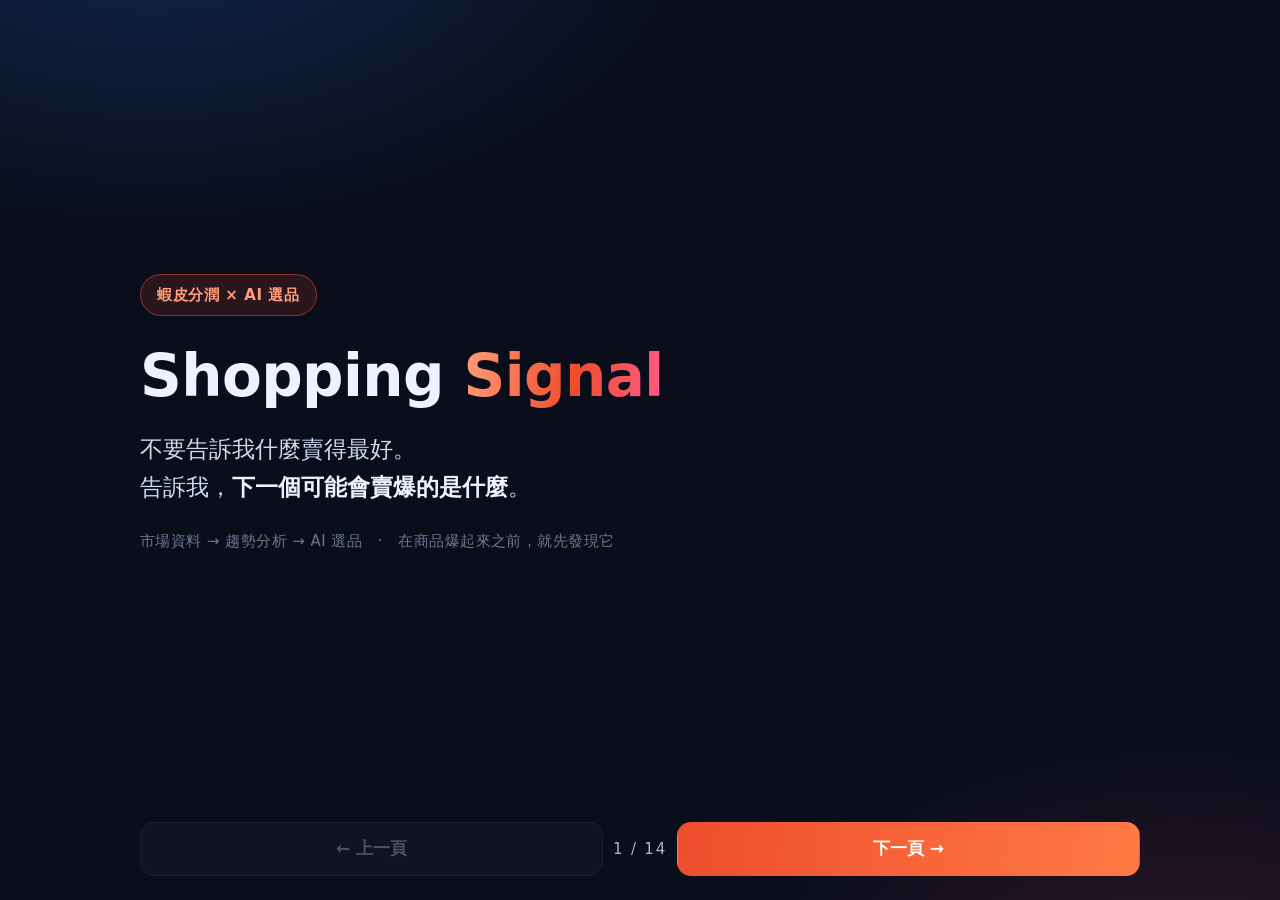
<file: index.html>
<!DOCTYPE html>
<html lang="zh-Hant">
<head>
<meta charset="UTF-8">
<meta name="viewport" content="width=device-width, initial-scale=1">
<meta name="theme-color" content="#0a0e1b">
<title>Shopping Signal — 首頁 — Shopping Signal</title>
<meta name="description" content="Shopping Signal — 用市場訊號找出下一個可能會賣爆的商品。">
<link rel="icon" href="data:image/svg+xml,%3Csvg xmlns='http://www.w3.org/2000/svg' viewBox='0 0 64 64'%3E%3Crect width='64' height='64' rx='14' fill='%230a0e1b'/%3E%3Cpath d='M12 42 L26 30 L38 36 L52 18' fill='none' stroke='%23ee4d2d' stroke-width='7' stroke-linecap='round' stroke-linejoin='round'/%3E%3C/svg%3E">
<link rel="stylesheet" href="style.css">
</head>
<body>
  <main class="wrap">
<span class="badge" style="margin-bottom:6px">蝦皮分潤 × AI 選品</span>
  <h1>Shopping <span class="grad">Signal</span></h1>
  <p class="lead">不要告訴我什麼賣得最好。<br>告訴我，<b>下一個可能會賣爆的是什麼</b>。</p>
  <p class="small">市場資料 → 趨勢分析 → AI 選品　·　在商品爆起來之前，就先發現它</p>
  </main>

  <nav class="nav">
    <span class="btn prev off">← 上一頁</span>
    <span class="pageno">1 / 14</span>
    <a class="btn next" href="index1.html">下一頁 →</a>
  </nav>

  <script>
  /* 只是加分功能：左右方向鍵與左右滑動也能翻頁；沒有 JS 也能用按鈕翻 */
  (function(){
    try{
      var prev = null, next = 'index1.html';
      document.addEventListener('keydown', function(e){
        if ((e.key === 'ArrowRight' || e.key === ' ' || e.key === 'PageDown') && next) location.href = next;
        if ((e.key === 'ArrowLeft' || e.key === 'PageUp') && prev) location.href = prev;
      });
      var x0 = null;
      document.addEventListener('touchstart', function(e){ x0 = e.touches[0].clientX; }, {passive:true});
      document.addEventListener('touchend', function(e){
        if (x0 === null) return;
        var dx = e.changedTouches[0].clientX - x0; x0 = null;
        if (Math.abs(dx) < 60) return;
        if (dx < 0 && next) location.href = next;
        if (dx > 0 && prev) location.href = prev;
      }, {passive:true});
    }catch(_){}
  })();
  </script>
</body>
</html>
</file>
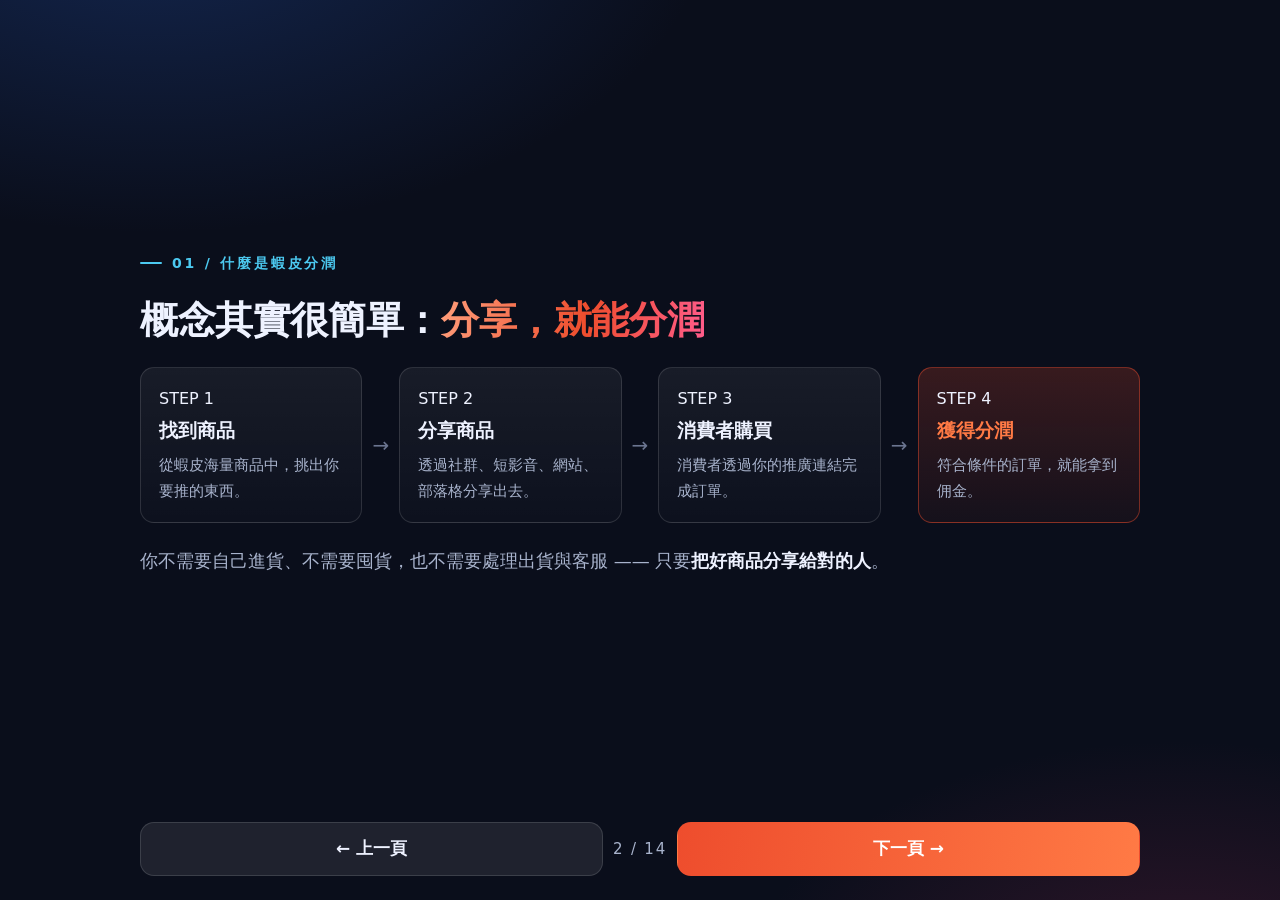
<file: index1.html>
<!DOCTYPE html>
<html lang="zh-Hant">
<head>
<meta charset="UTF-8">
<meta name="viewport" content="width=device-width, initial-scale=1">
<meta name="theme-color" content="#0a0e1b">
<title>什麼是蝦皮分潤 — Shopping Signal</title>
<meta name="description" content="Shopping Signal — 用市場訊號找出下一個可能會賣爆的商品。">
<link rel="icon" href="data:image/svg+xml,%3Csvg xmlns='http://www.w3.org/2000/svg' viewBox='0 0 64 64'%3E%3Crect width='64' height='64' rx='14' fill='%230a0e1b'/%3E%3Cpath d='M12 42 L26 30 L38 36 L52 18' fill='none' stroke='%23ee4d2d' stroke-width='7' stroke-linecap='round' stroke-linejoin='round'/%3E%3C/svg%3E">
<link rel="stylesheet" href="style.css">
</head>
<body>
  <main class="wrap">
<div class="kicker">01 / 什麼是蝦皮分潤</div>
  <h2>概念其實很簡單：<span class="grad">分享，就能分潤</span></h2>
  <div class="steps">
    <div class="step"><div class="num">STEP 1</div><b>找到商品</b><p>從蝦皮海量商品中，挑出你要推的東西。</p></div>
    <div class="arw">→</div>
    <div class="step"><div class="num">STEP 2</div><b>分享商品</b><p>透過社群、短影音、網站、部落格分享出去。</p></div>
    <div class="arw">→</div>
    <div class="step"><div class="num">STEP 3</div><b>消費者購買</b><p>消費者透過你的推廣連結完成訂單。</p></div>
    <div class="arw">→</div>
    <div class="step pay"><div class="num">STEP 4</div><b class="o">獲得分潤</b><p>符合條件的訂單，就能拿到佣金。</p></div>
  </div>
  <p>你不需要自己進貨、不需要囤貨，也不需要處理出貨與客服 —— 只要<b>把好商品分享給對的人</b>。</p>
  </main>

  <nav class="nav">
    <a class="btn prev" href="index.html">← 上一頁</a>
    <span class="pageno">2 / 14</span>
    <a class="btn next" href="index2.html">下一頁 →</a>
  </nav>

  <script>
  /* 只是加分功能：左右方向鍵與左右滑動也能翻頁；沒有 JS 也能用按鈕翻 */
  (function(){
    try{
      var prev = 'index.html', next = 'index2.html';
      document.addEventListener('keydown', function(e){
        if ((e.key === 'ArrowRight' || e.key === ' ' || e.key === 'PageDown') && next) location.href = next;
        if ((e.key === 'ArrowLeft' || e.key === 'PageUp') && prev) location.href = prev;
      });
      var x0 = null;
      document.addEventListener('touchstart', function(e){ x0 = e.touches[0].clientX; }, {passive:true});
      document.addEventListener('touchend', function(e){
        if (x0 === null) return;
        var dx = e.changedTouches[0].clientX - x0; x0 = null;
        if (Math.abs(dx) < 60) return;
        if (dx < 0 && next) location.href = next;
        if (dx > 0 && prev) location.href = prev;
      }, {passive:true});
    }catch(_){}
  })();
  </script>
</body>
</html>
</file>
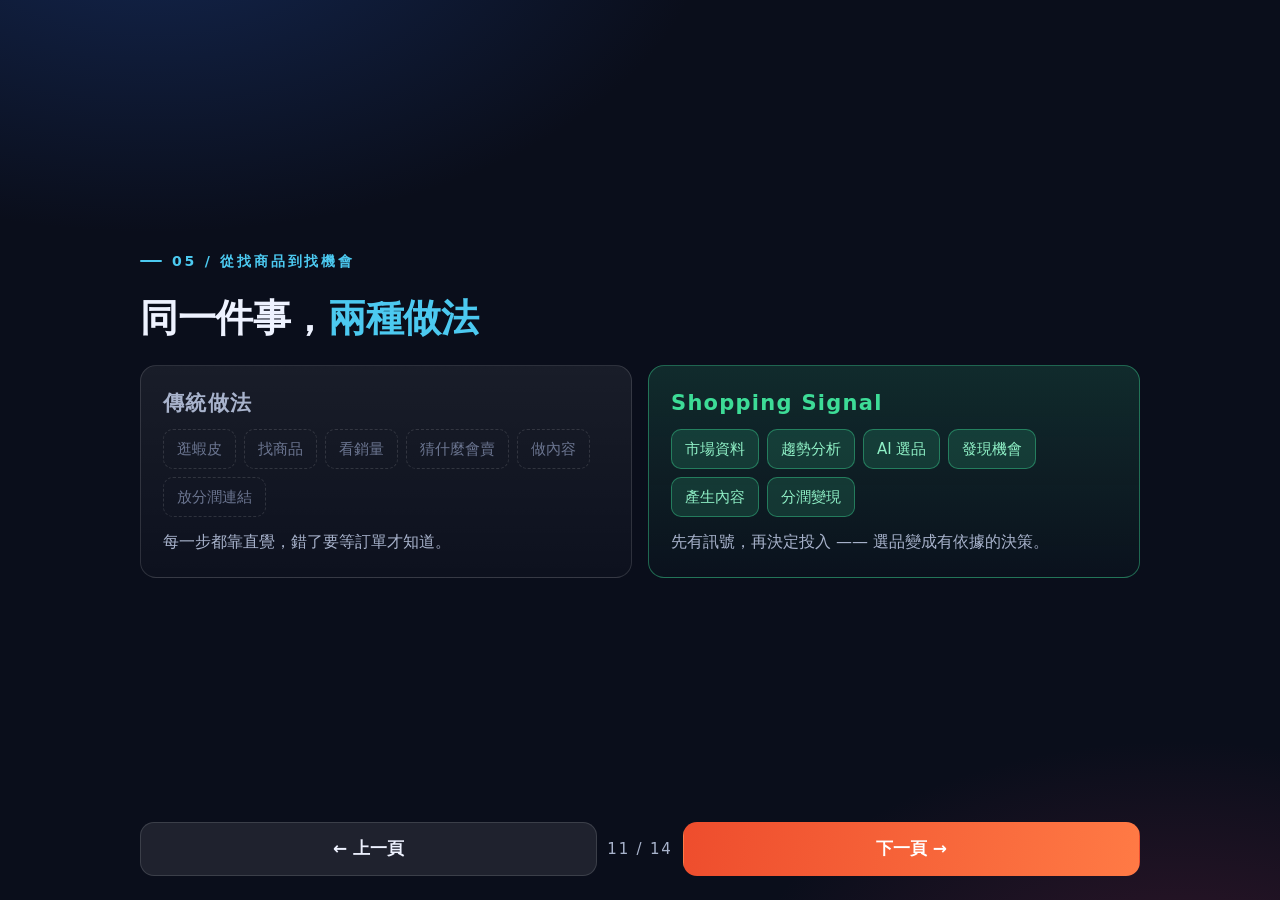
<file: index10.html>
<!DOCTYPE html>
<html lang="zh-Hant">
<head>
<meta charset="UTF-8">
<meta name="viewport" content="width=device-width, initial-scale=1">
<meta name="theme-color" content="#0a0e1b">
<title>兩種做法 — Shopping Signal</title>
<meta name="description" content="Shopping Signal — 用市場訊號找出下一個可能會賣爆的商品。">
<link rel="icon" href="data:image/svg+xml,%3Csvg xmlns='http://www.w3.org/2000/svg' viewBox='0 0 64 64'%3E%3Crect width='64' height='64' rx='14' fill='%230a0e1b'/%3E%3Cpath d='M12 42 L26 30 L38 36 L52 18' fill='none' stroke='%23ee4d2d' stroke-width='7' stroke-linecap='round' stroke-linejoin='round'/%3E%3C/svg%3E">
<link rel="stylesheet" href="style.css">
</head>
<body>
  <main class="wrap">
<div class="kicker">05 / 從找商品到找機會</div>
  <h2>同一件事，<span class="c">兩種做法</span></h2>
  <div class="grid g2">
    <div class="box">
      <h3 style="color:var(--tx2);letter-spacing:.06em">傳統做法</h3>
      <div class="chips" style="margin:10px 0 12px">
        <span class="chip dim">逛蝦皮</span><span class="chip dim">找商品</span><span class="chip dim">看銷量</span>
        <span class="chip dim">猜什麼會賣</span><span class="chip dim">做內容</span><span class="chip dim">放分潤連結</span>
      </div>
      <p>每一步都靠直覺，錯了要等訂單才知道。</p>
    </div>
    <div class="box win">
      <h3 style="color:var(--green);letter-spacing:.06em">Shopping Signal</h3>
      <div class="chips" style="margin:10px 0 12px">
        <span class="chip ok">市場資料</span><span class="chip ok">趨勢分析</span><span class="chip ok">AI 選品</span>
        <span class="chip ok">發現機會</span><span class="chip ok">產生內容</span><span class="chip ok">分潤變現</span>
      </div>
      <p>先有訊號，再決定投入 —— 選品變成有依據的決策。</p>
    </div>
  </div>
  </main>

  <nav class="nav">
    <a class="btn prev" href="index9.html">← 上一頁</a>
    <span class="pageno">11 / 14</span>
    <a class="btn next" href="index11.html">下一頁 →</a>
  </nav>

  <script>
  /* 只是加分功能：左右方向鍵與左右滑動也能翻頁；沒有 JS 也能用按鈕翻 */
  (function(){
    try{
      var prev = 'index9.html', next = 'index11.html';
      document.addEventListener('keydown', function(e){
        if ((e.key === 'ArrowRight' || e.key === ' ' || e.key === 'PageDown') && next) location.href = next;
        if ((e.key === 'ArrowLeft' || e.key === 'PageUp') && prev) location.href = prev;
      });
      var x0 = null;
      document.addEventListener('touchstart', function(e){ x0 = e.touches[0].clientX; }, {passive:true});
      document.addEventListener('touchend', function(e){
        if (x0 === null) return;
        var dx = e.changedTouches[0].clientX - x0; x0 = null;
        if (Math.abs(dx) < 60) return;
        if (dx < 0 && next) location.href = next;
        if (dx > 0 && prev) location.href = prev;
      }, {passive:true});
    }catch(_){}
  })();
  </script>
</body>
</html>
</file>
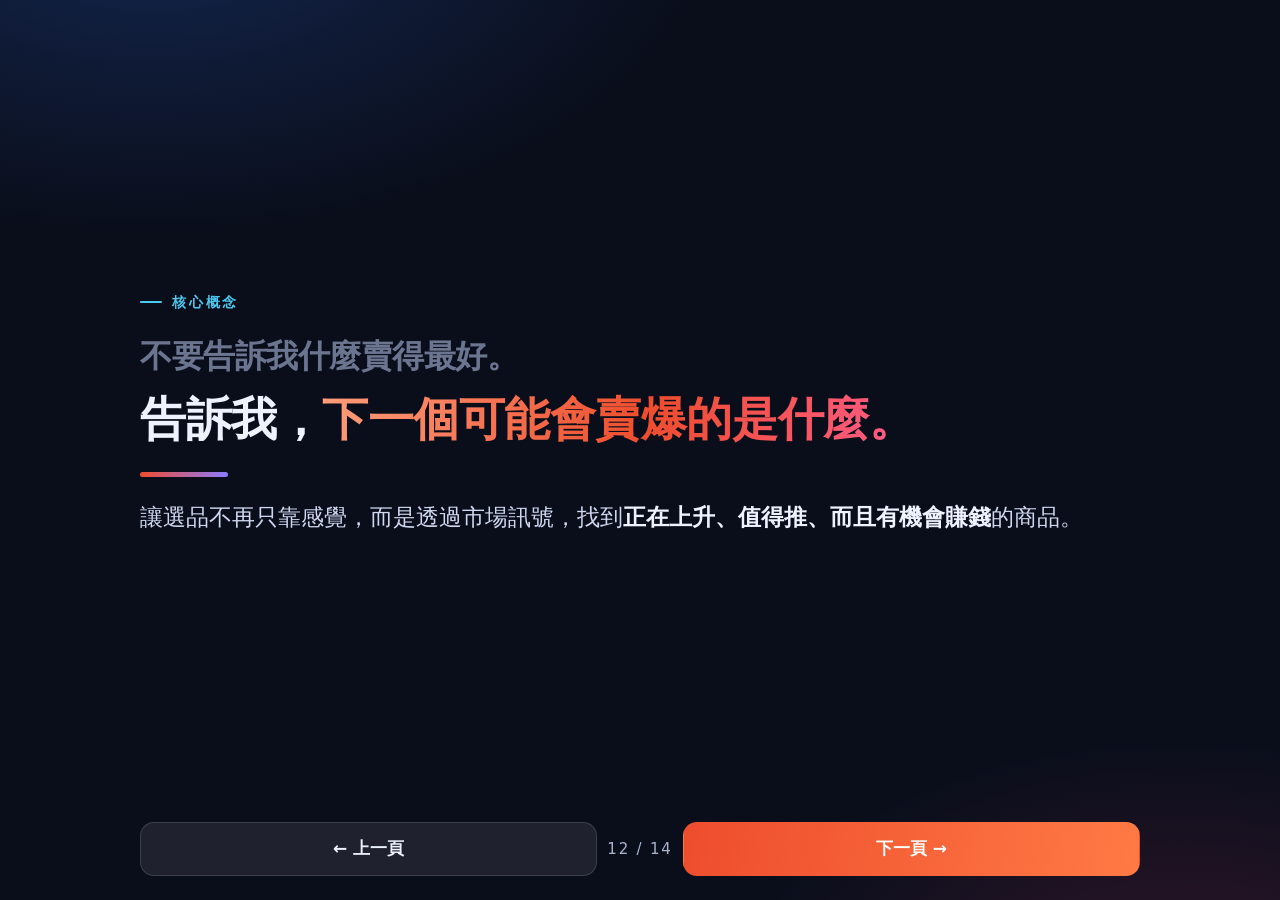
<file: index11.html>
<!DOCTYPE html>
<html lang="zh-Hant">
<head>
<meta charset="UTF-8">
<meta name="viewport" content="width=device-width, initial-scale=1">
<meta name="theme-color" content="#0a0e1b">
<title>核心概念 — Shopping Signal</title>
<meta name="description" content="Shopping Signal — 用市場訊號找出下一個可能會賣爆的商品。">
<link rel="icon" href="data:image/svg+xml,%3Csvg xmlns='http://www.w3.org/2000/svg' viewBox='0 0 64 64'%3E%3Crect width='64' height='64' rx='14' fill='%230a0e1b'/%3E%3Cpath d='M12 42 L26 30 L38 36 L52 18' fill='none' stroke='%23ee4d2d' stroke-width='7' stroke-linecap='round' stroke-linejoin='round'/%3E%3C/svg%3E">
<link rel="stylesheet" href="style.css">
</head>
<body>
  <main class="wrap">
<div class="kicker">核心概念</div>
  <h1 style="font-size:clamp(26px,6.6vw,46px);line-height:1.35">
    <span style="color:var(--tx3);font-weight:600;display:block;font-size:clamp(20px,5vw,32px);margin-bottom:10px">不要告訴我什麼賣得最好。</span>
    告訴我，<span class="grad">下一個可能會賣爆的是什麼。</span>
  </h1>
  <hr class="rule">
  <p class="lead">讓選品不再只靠感覺，而是透過市場訊號，找到<b>正在上升、值得推、而且有機會賺錢</b>的商品。</p>
  </main>

  <nav class="nav">
    <a class="btn prev" href="index10.html">← 上一頁</a>
    <span class="pageno">12 / 14</span>
    <a class="btn next" href="index12.html">下一頁 →</a>
  </nav>

  <script>
  /* 只是加分功能：左右方向鍵與左右滑動也能翻頁；沒有 JS 也能用按鈕翻 */
  (function(){
    try{
      var prev = 'index10.html', next = 'index12.html';
      document.addEventListener('keydown', function(e){
        if ((e.key === 'ArrowRight' || e.key === ' ' || e.key === 'PageDown') && next) location.href = next;
        if ((e.key === 'ArrowLeft' || e.key === 'PageUp') && prev) location.href = prev;
      });
      var x0 = null;
      document.addEventListener('touchstart', function(e){ x0 = e.touches[0].clientX; }, {passive:true});
      document.addEventListener('touchend', function(e){
        if (x0 === null) return;
        var dx = e.changedTouches[0].clientX - x0; x0 = null;
        if (Math.abs(dx) < 60) return;
        if (dx < 0 && next) location.href = next;
        if (dx > 0 && prev) location.href = prev;
      }, {passive:true});
    }catch(_){}
  })();
  </script>
</body>
</html>
</file>
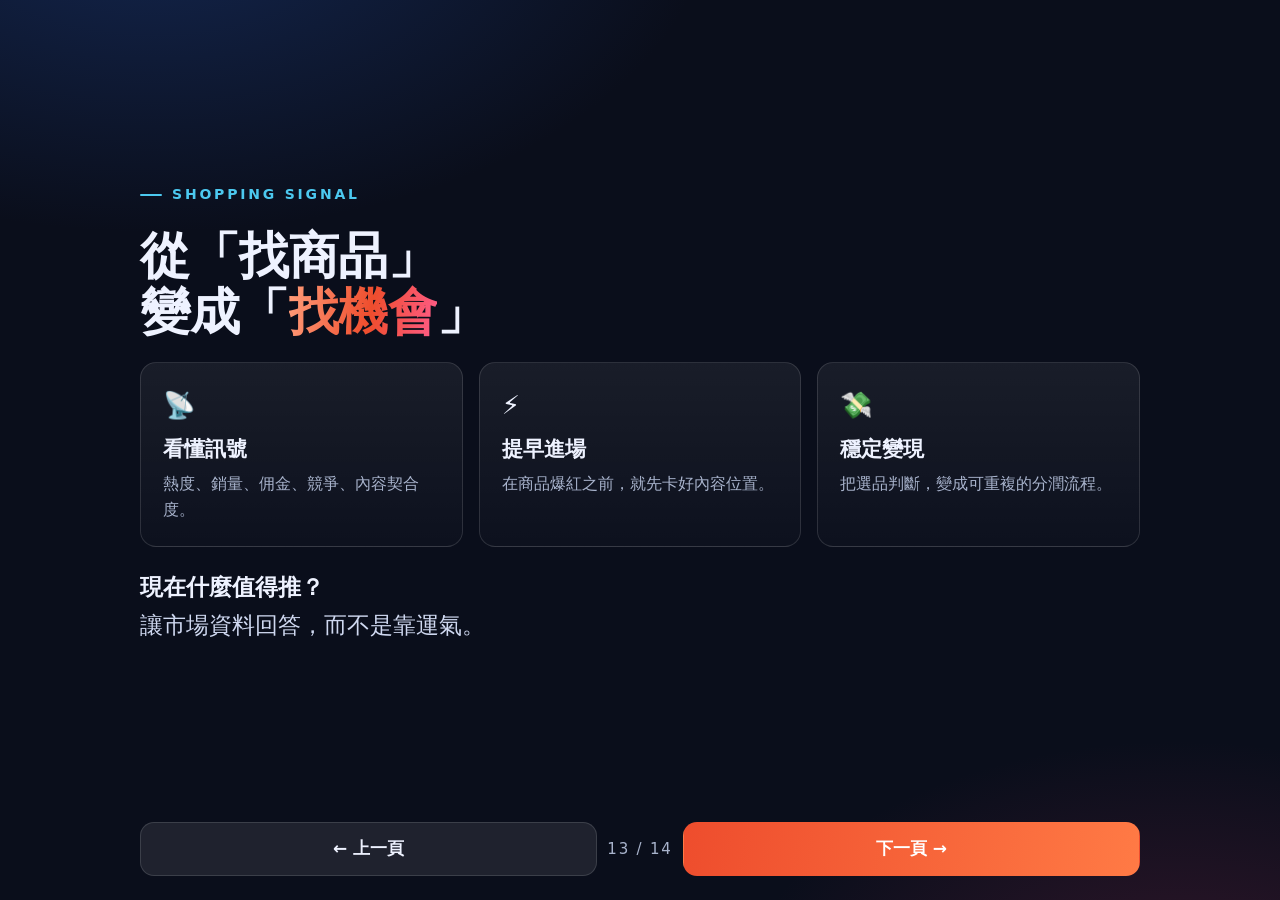
<file: index12.html>
<!DOCTYPE html>
<html lang="zh-Hant">
<head>
<meta charset="UTF-8">
<meta name="viewport" content="width=device-width, initial-scale=1">
<meta name="theme-color" content="#0a0e1b">
<title>從找商品到找機會 — Shopping Signal</title>
<meta name="description" content="Shopping Signal — 用市場訊號找出下一個可能會賣爆的商品。">
<link rel="icon" href="data:image/svg+xml,%3Csvg xmlns='http://www.w3.org/2000/svg' viewBox='0 0 64 64'%3E%3Crect width='64' height='64' rx='14' fill='%230a0e1b'/%3E%3Cpath d='M12 42 L26 30 L38 36 L52 18' fill='none' stroke='%23ee4d2d' stroke-width='7' stroke-linecap='round' stroke-linejoin='round'/%3E%3C/svg%3E">
<link rel="stylesheet" href="style.css">
</head>
<body>
  <main class="wrap">
<div class="kicker">Shopping Signal</div>
  <h1 style="font-size:clamp(28px,7vw,50px)">從「找商品」<br>變成「<span class="grad">找機會</span>」</h1>
  <div class="grid g3">
    <div class="box"><span class="ico">📡</span><h3>看懂訊號</h3><p>熱度、銷量、佣金、競爭、內容契合度。</p></div>
    <div class="box"><span class="ico">⚡</span><h3>提早進場</h3><p>在商品爆紅之前，就先卡好內容位置。</p></div>
    <div class="box"><span class="ico">💸</span><h3>穩定變現</h3><p>把選品判斷，變成可重複的分潤流程。</p></div>
  </div>
  <p class="lead"><b>現在什麼值得推？</b><br>讓市場資料回答，而不是靠運氣。</p>
  </main>

  <nav class="nav">
    <a class="btn prev" href="index11.html">← 上一頁</a>
    <span class="pageno">13 / 14</span>
    <a class="btn next" href="index13.html">下一頁 →</a>
  </nav>

  <script>
  /* 只是加分功能：左右方向鍵與左右滑動也能翻頁；沒有 JS 也能用按鈕翻 */
  (function(){
    try{
      var prev = 'index11.html', next = 'index13.html';
      document.addEventListener('keydown', function(e){
        if ((e.key === 'ArrowRight' || e.key === ' ' || e.key === 'PageDown') && next) location.href = next;
        if ((e.key === 'ArrowLeft' || e.key === 'PageUp') && prev) location.href = prev;
      });
      var x0 = null;
      document.addEventListener('touchstart', function(e){ x0 = e.touches[0].clientX; }, {passive:true});
      document.addEventListener('touchend', function(e){
        if (x0 === null) return;
        var dx = e.changedTouches[0].clientX - x0; x0 = null;
        if (Math.abs(dx) < 60) return;
        if (dx < 0 && next) location.href = next;
        if (dx > 0 && prev) location.href = prev;
      }, {passive:true});
    }catch(_){}
  })();
  </script>
</body>
</html>
</file>
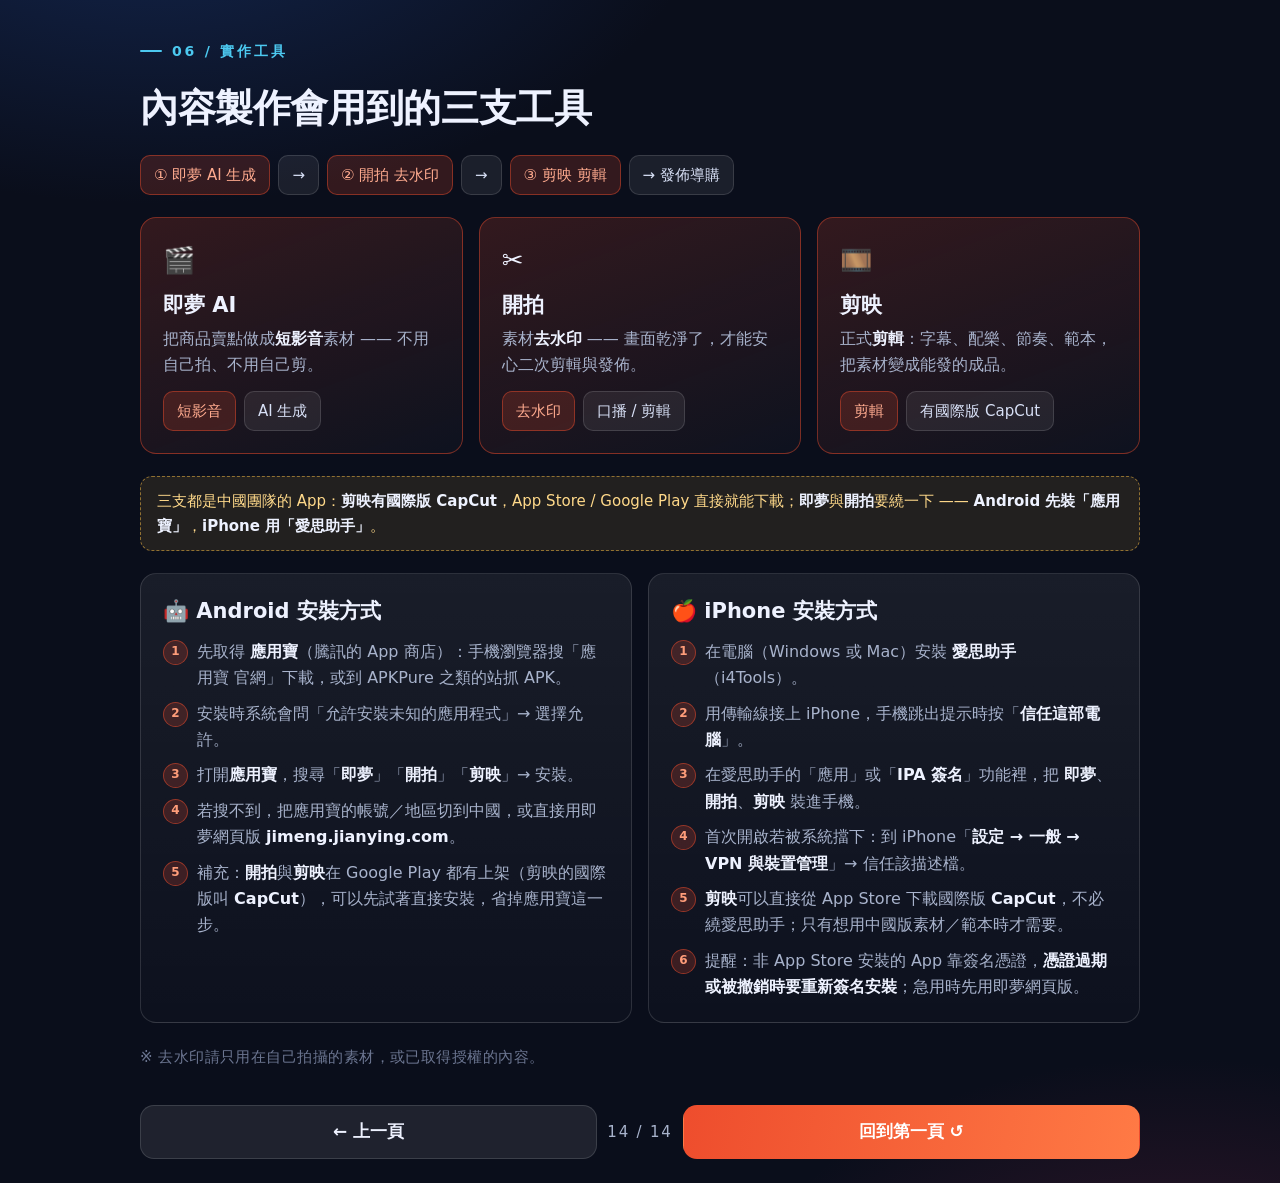
<file: index13.html>
<!DOCTYPE html>
<html lang="zh-Hant">
<head>
<meta charset="UTF-8">
<meta name="viewport" content="width=device-width, initial-scale=1">
<meta name="theme-color" content="#0a0e1b">
<title>實作工具與安裝方式 — Shopping Signal</title>
<meta name="description" content="Shopping Signal — 用市場訊號找出下一個可能會賣爆的商品。">
<link rel="icon" href="data:image/svg+xml,%3Csvg xmlns='http://www.w3.org/2000/svg' viewBox='0 0 64 64'%3E%3Crect width='64' height='64' rx='14' fill='%230a0e1b'/%3E%3Cpath d='M12 42 L26 30 L38 36 L52 18' fill='none' stroke='%23ee4d2d' stroke-width='7' stroke-linecap='round' stroke-linejoin='round'/%3E%3C/svg%3E">
<link rel="stylesheet" href="style.css">
</head>
<body>
  <main class="wrap">
<div class="kicker">06 / 實作工具</div>
  <h2>內容製作會用到的三支工具</h2>
  <div class="chips">
    <span class="chip hot">① 即夢 AI 生成</span><span class="chip">→</span>
    <span class="chip hot">② 開拍 去水印</span><span class="chip">→</span>
    <span class="chip hot">③ 剪映 剪輯</span><span class="chip">→ 發佈導購</span>
  </div>
  <div class="grid g3">
    <div class="box hot">
      <span class="ico">🎬</span><h3>即夢 AI</h3>
      <p>把商品賣點做成<b>短影音</b>素材 —— 不用自己拍、不用自己剪。</p>
      <div class="chips" style="margin-top:12px">
        <span class="chip hot">短影音</span><span class="chip">AI 生成</span>
      </div>
    </div>
    <div class="box hot">
      <span class="ico">✂️</span><h3>開拍</h3>
      <p>素材<b>去水印</b> —— 畫面乾淨了，才能安心二次剪輯與發佈。</p>
      <div class="chips" style="margin-top:12px">
        <span class="chip hot">去水印</span><span class="chip">口播 / 剪輯</span>
      </div>
    </div>
    <div class="box hot">
      <span class="ico">🎞️</span><h3>剪映</h3>
      <p>正式<b>剪輯</b>：字幕、配樂、節奏、範本，把素材變成能發的成品。</p>
      <div class="chips" style="margin-top:12px">
        <span class="chip hot">剪輯</span><span class="chip">有國際版 CapCut</span>
      </div>
    </div>
  </div>
  <div class="note">
    三支都是中國團隊的 App：<b>剪映有國際版 CapCut</b>，App Store / Google Play 直接就能下載；<b>即夢</b>與<b>開拍</b>要繞一下 —— <b>Android 先裝「應用寶」</b>，<b>iPhone 用「愛思助手」</b>。
  </div>

  <div class="grid g2">
    <div class="box">
      <h3>🤖 Android 安裝方式</h3>
      <ol class="steps-list">
        <li>先取得 <b>應用寶</b>（騰訊的 App 商店）：手機瀏覽器搜「應用寶 官網」下載，或到 APKPure 之類的站抓 APK。</li>
        <li>安裝時系統會問「允許安裝未知的應用程式」→ 選擇允許。</li>
        <li>打開<b>應用寶</b>，搜尋「<b>即夢</b>」「<b>開拍</b>」「<b>剪映</b>」→ 安裝。</li>
        <li>若搜不到，把應用寶的帳號／地區切到中國，或直接用即夢網頁版 <b>jimeng.jianying.com</b>。</li>
        <li>補充：<b>開拍</b>與<b>剪映</b>在 Google Play 都有上架（剪映的國際版叫 <b>CapCut</b>），可以先試著直接安裝，省掉應用寶這一步。</li>
      </ol>
    </div>
    <div class="box">
      <h3>🍎 iPhone 安裝方式</h3>
      <ol class="steps-list">
        <li>在電腦（Windows 或 Mac）安裝 <b>愛思助手</b>（i4Tools）。</li>
        <li>用傳輸線接上 iPhone，手機跳出提示時按「<b>信任這部電腦</b>」。</li>
        <li>在愛思助手的「應用」或「<b>IPA 簽名</b>」功能裡，把 <b>即夢</b>、<b>開拍</b>、<b>剪映</b> 裝進手機。</li>
        <li>首次開啟若被系統擋下：到 iPhone「<b>設定 → 一般 → VPN 與裝置管理</b>」→ 信任該描述檔。</li>
        <li><b>剪映</b>可以直接從 App Store 下載國際版 <b>CapCut</b>，不必繞愛思助手；只有想用中國版素材／範本時才需要。</li>
        <li>提醒：非 App Store 安裝的 App 靠簽名憑證，<b>憑證過期或被撤銷時要重新簽名安裝</b>；急用時先用即夢網頁版。</li>
      </ol>
    </div>
  </div>
  <p class="small">※ 去水印請只用在自己拍攝的素材，或已取得授權的內容。</p>
  </main>

  <nav class="nav">
    <a class="btn prev" href="index12.html">← 上一頁</a>
    <span class="pageno">14 / 14</span>
    <a class="btn next" href="index.html">回到第一頁 ↺</a>
  </nav>

  <script>
  /* 只是加分功能：左右方向鍵與左右滑動也能翻頁；沒有 JS 也能用按鈕翻 */
  (function(){
    try{
      var prev = 'index12.html', next = 'index.html';
      document.addEventListener('keydown', function(e){
        if ((e.key === 'ArrowRight' || e.key === ' ' || e.key === 'PageDown') && next) location.href = next;
        if ((e.key === 'ArrowLeft' || e.key === 'PageUp') && prev) location.href = prev;
      });
      var x0 = null;
      document.addEventListener('touchstart', function(e){ x0 = e.touches[0].clientX; }, {passive:true});
      document.addEventListener('touchend', function(e){
        if (x0 === null) return;
        var dx = e.changedTouches[0].clientX - x0; x0 = null;
        if (Math.abs(dx) < 60) return;
        if (dx < 0 && next) location.href = next;
        if (dx > 0 && prev) location.href = prev;
      }, {passive:true});
    }catch(_){}
  })();
  </script>
</body>
</html>
</file>
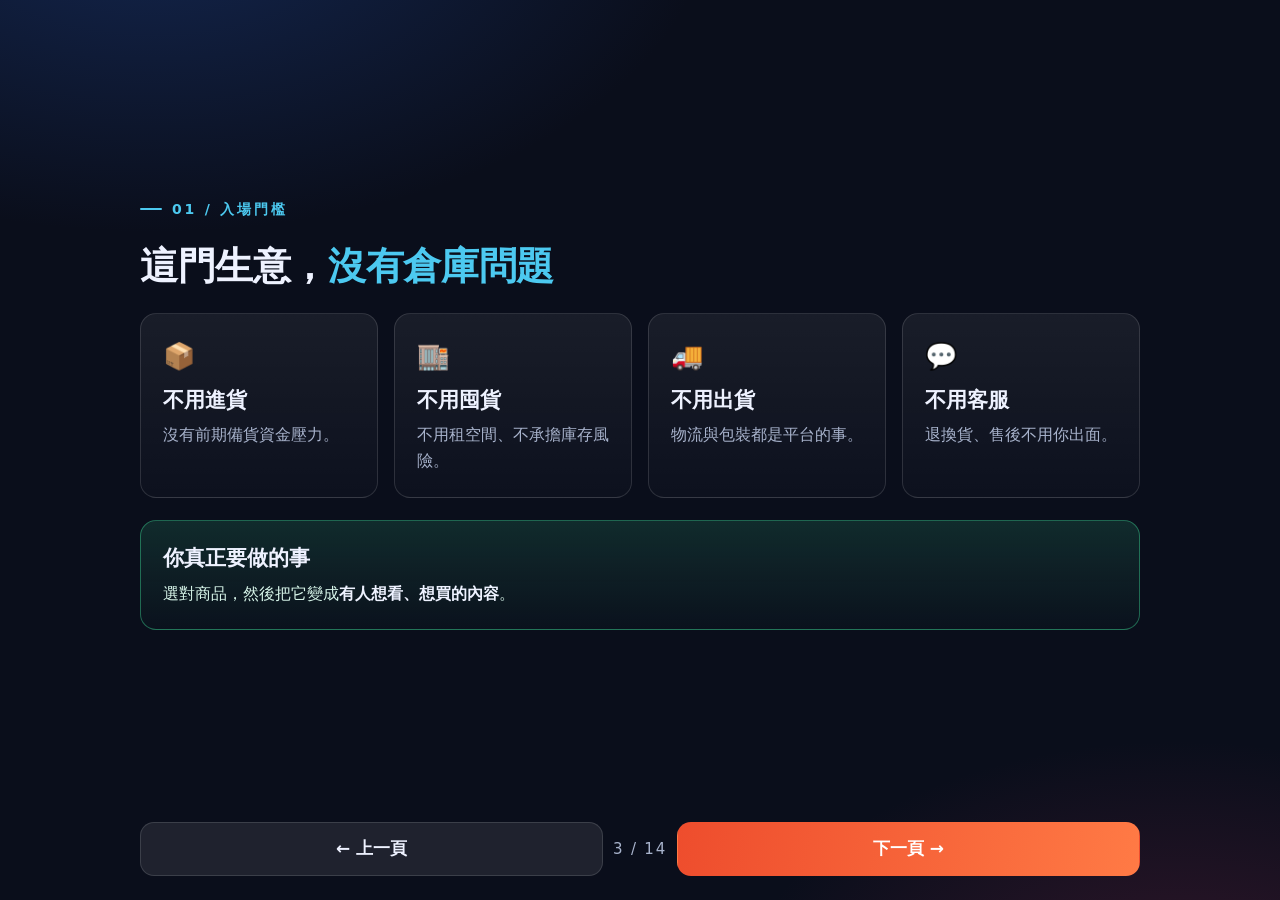
<file: index2.html>
<!DOCTYPE html>
<html lang="zh-Hant">
<head>
<meta charset="UTF-8">
<meta name="viewport" content="width=device-width, initial-scale=1">
<meta name="theme-color" content="#0a0e1b">
<title>這門生意沒有倉庫問題 — Shopping Signal</title>
<meta name="description" content="Shopping Signal — 用市場訊號找出下一個可能會賣爆的商品。">
<link rel="icon" href="data:image/svg+xml,%3Csvg xmlns='http://www.w3.org/2000/svg' viewBox='0 0 64 64'%3E%3Crect width='64' height='64' rx='14' fill='%230a0e1b'/%3E%3Cpath d='M12 42 L26 30 L38 36 L52 18' fill='none' stroke='%23ee4d2d' stroke-width='7' stroke-linecap='round' stroke-linejoin='round'/%3E%3C/svg%3E">
<link rel="stylesheet" href="style.css">
</head>
<body>
  <main class="wrap">
<div class="kicker">01 / 入場門檻</div>
  <h2>這門生意，<span class="c">沒有倉庫問題</span></h2>
  <div class="grid g4">
    <div class="box"><span class="ico">📦</span><h3>不用進貨</h3><p>沒有前期備貨資金壓力。</p></div>
    <div class="box"><span class="ico">🏬</span><h3>不用囤貨</h3><p>不用租空間、不承擔庫存風險。</p></div>
    <div class="box"><span class="ico">🚚</span><h3>不用出貨</h3><p>物流與包裝都是平台的事。</p></div>
    <div class="box"><span class="ico">💬</span><h3>不用客服</h3><p>退換貨、售後不用你出面。</p></div>
  </div>
  <div class="box win">
    <h3 style="margin-bottom:8px">你真正要做的事</h3>
    <p style="color:#d8f6ea">選對商品，然後把它變成<b>有人想看、想買的內容</b>。</p>
  </div>
  </main>

  <nav class="nav">
    <a class="btn prev" href="index1.html">← 上一頁</a>
    <span class="pageno">3 / 14</span>
    <a class="btn next" href="index3.html">下一頁 →</a>
  </nav>

  <script>
  /* 只是加分功能：左右方向鍵與左右滑動也能翻頁；沒有 JS 也能用按鈕翻 */
  (function(){
    try{
      var prev = 'index1.html', next = 'index3.html';
      document.addEventListener('keydown', function(e){
        if ((e.key === 'ArrowRight' || e.key === ' ' || e.key === 'PageDown') && next) location.href = next;
        if ((e.key === 'ArrowLeft' || e.key === 'PageUp') && prev) location.href = prev;
      });
      var x0 = null;
      document.addEventListener('touchstart', function(e){ x0 = e.touches[0].clientX; }, {passive:true});
      document.addEventListener('touchend', function(e){
        if (x0 === null) return;
        var dx = e.changedTouches[0].clientX - x0; x0 = null;
        if (Math.abs(dx) < 60) return;
        if (dx < 0 && next) location.href = next;
        if (dx > 0 && prev) location.href = prev;
      }, {passive:true});
    }catch(_){}
  })();
  </script>
</body>
</html>
</file>
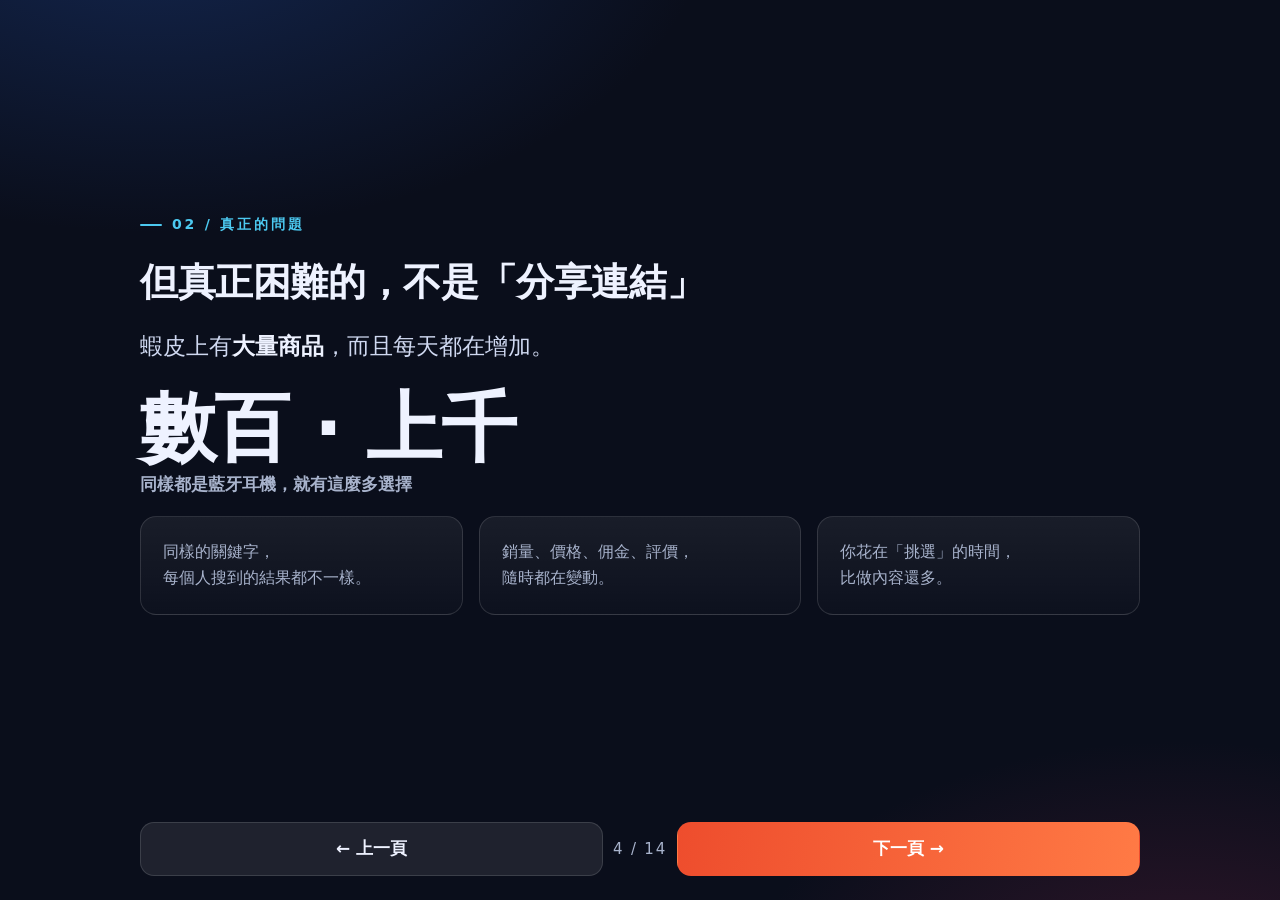
<file: index3.html>
<!DOCTYPE html>
<html lang="zh-Hant">
<head>
<meta charset="UTF-8">
<meta name="viewport" content="width=device-width, initial-scale=1">
<meta name="theme-color" content="#0a0e1b">
<title>真正的困難不是分享連結 — Shopping Signal</title>
<meta name="description" content="Shopping Signal — 用市場訊號找出下一個可能會賣爆的商品。">
<link rel="icon" href="data:image/svg+xml,%3Csvg xmlns='http://www.w3.org/2000/svg' viewBox='0 0 64 64'%3E%3Crect width='64' height='64' rx='14' fill='%230a0e1b'/%3E%3Cpath d='M12 42 L26 30 L38 36 L52 18' fill='none' stroke='%23ee4d2d' stroke-width='7' stroke-linecap='round' stroke-linejoin='round'/%3E%3C/svg%3E">
<link rel="stylesheet" href="style.css">
</head>
<body>
  <main class="wrap">
<div class="kicker">02 / 真正的問題</div>
  <h2>但真正困難的，不是「分享連結」</h2>
  <p class="lead">蝦皮上有<b>大量商品</b>，而且每天都在增加。</p>
  <div class="bignum">數百 · 上千<span class="u">同樣都是藍牙耳機，就有這麼多選擇</span></div>
  <div class="grid g3">
    <div class="box"><p>同樣的關鍵字，<br>每個人搜到的結果都不一樣。</p></div>
    <div class="box"><p>銷量、價格、佣金、評價，<br>隨時都在變動。</p></div>
    <div class="box"><p>你花在「挑選」的時間，<br>比做內容還多。</p></div>
  </div>
  </main>

  <nav class="nav">
    <a class="btn prev" href="index2.html">← 上一頁</a>
    <span class="pageno">4 / 14</span>
    <a class="btn next" href="index4.html">下一頁 →</a>
  </nav>

  <script>
  /* 只是加分功能：左右方向鍵與左右滑動也能翻頁；沒有 JS 也能用按鈕翻 */
  (function(){
    try{
      var prev = 'index2.html', next = 'index4.html';
      document.addEventListener('keydown', function(e){
        if ((e.key === 'ArrowRight' || e.key === ' ' || e.key === 'PageDown') && next) location.href = next;
        if ((e.key === 'ArrowLeft' || e.key === 'PageUp') && prev) location.href = prev;
      });
      var x0 = null;
      document.addEventListener('touchstart', function(e){ x0 = e.touches[0].clientX; }, {passive:true});
      document.addEventListener('touchend', function(e){
        if (x0 === null) return;
        var dx = e.changedTouches[0].clientX - x0; x0 = null;
        if (Math.abs(dx) < 60) return;
        if (dx < 0 && next) location.href = next;
        if (dx > 0 && prev) location.href = prev;
      }, {passive:true});
    }catch(_){}
  })();
  </script>
</body>
</html>
</file>
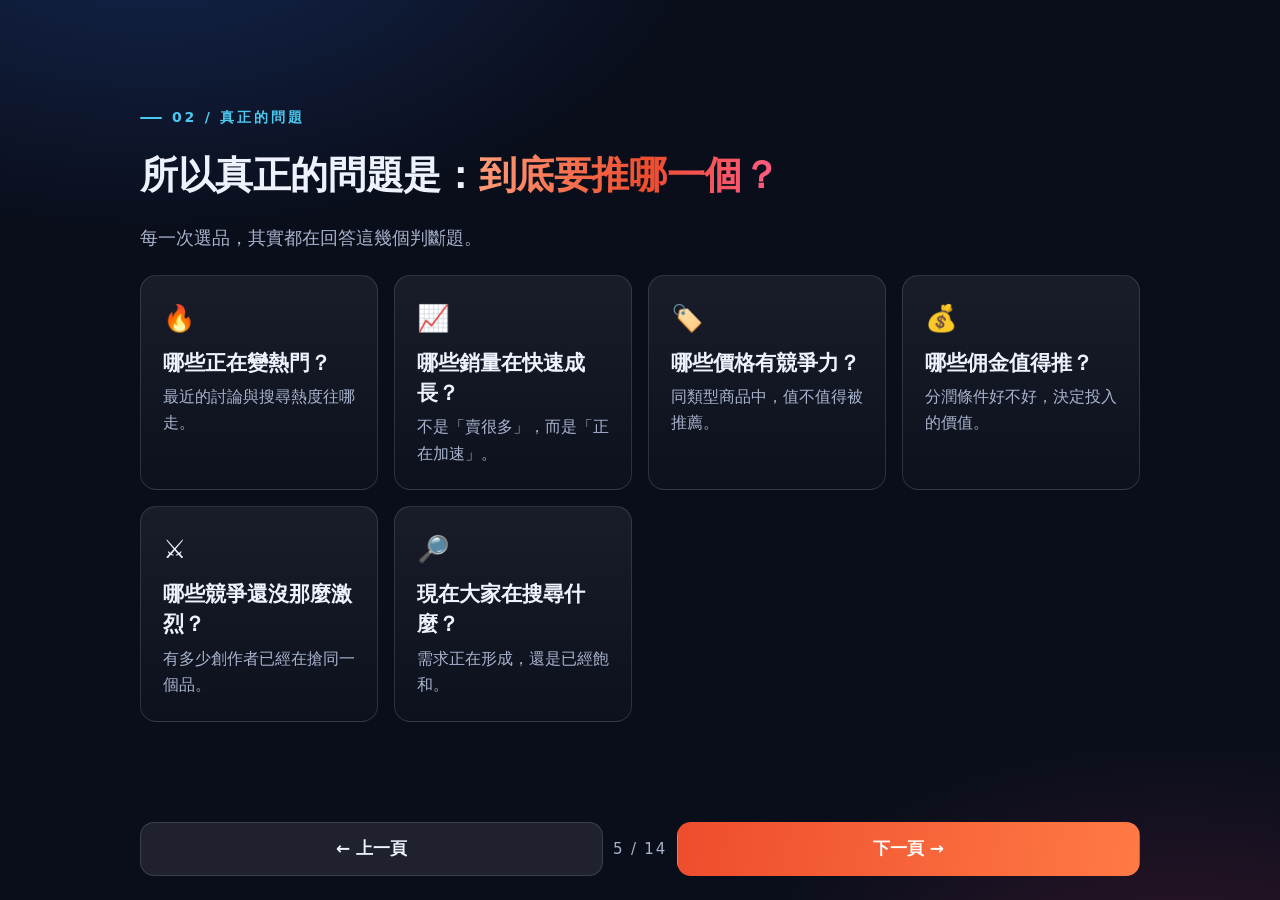
<file: index4.html>
<!DOCTYPE html>
<html lang="zh-Hant">
<head>
<meta charset="UTF-8">
<meta name="viewport" content="width=device-width, initial-scale=1">
<meta name="theme-color" content="#0a0e1b">
<title>到底要推哪一個 — Shopping Signal</title>
<meta name="description" content="Shopping Signal — 用市場訊號找出下一個可能會賣爆的商品。">
<link rel="icon" href="data:image/svg+xml,%3Csvg xmlns='http://www.w3.org/2000/svg' viewBox='0 0 64 64'%3E%3Crect width='64' height='64' rx='14' fill='%230a0e1b'/%3E%3Cpath d='M12 42 L26 30 L38 36 L52 18' fill='none' stroke='%23ee4d2d' stroke-width='7' stroke-linecap='round' stroke-linejoin='round'/%3E%3C/svg%3E">
<link rel="stylesheet" href="style.css">
</head>
<body>
  <main class="wrap">
<div class="kicker">02 / 真正的問題</div>
  <h2>所以真正的問題是：<span class="grad">到底要推哪一個？</span></h2>
  <p>每一次選品，其實都在回答這幾個判斷題。</p>
  <div class="grid g3">
    <div class="box"><span class="ico">🔥</span><h3>哪些正在變熱門？</h3><p>最近的討論與搜尋熱度往哪走。</p></div>
    <div class="box"><span class="ico">📈</span><h3>哪些銷量在快速成長？</h3><p>不是「賣很多」，而是「正在加速」。</p></div>
    <div class="box"><span class="ico">🏷️</span><h3>哪些價格有競爭力？</h3><p>同類型商品中，值不值得被推薦。</p></div>
    <div class="box"><span class="ico">💰</span><h3>哪些佣金值得推？</h3><p>分潤條件好不好，決定投入的價值。</p></div>
    <div class="box"><span class="ico">⚔️</span><h3>哪些競爭還沒那麼激烈？</h3><p>有多少創作者已經在搶同一個品。</p></div>
    <div class="box"><span class="ico">🔎</span><h3>現在大家在搜尋什麼？</h3><p>需求正在形成，還是已經飽和。</p></div>
  </div>
  </main>

  <nav class="nav">
    <a class="btn prev" href="index3.html">← 上一頁</a>
    <span class="pageno">5 / 14</span>
    <a class="btn next" href="index5.html">下一頁 →</a>
  </nav>

  <script>
  /* 只是加分功能：左右方向鍵與左右滑動也能翻頁；沒有 JS 也能用按鈕翻 */
  (function(){
    try{
      var prev = 'index3.html', next = 'index5.html';
      document.addEventListener('keydown', function(e){
        if ((e.key === 'ArrowRight' || e.key === ' ' || e.key === 'PageDown') && next) location.href = next;
        if ((e.key === 'ArrowLeft' || e.key === 'PageUp') && prev) location.href = prev;
      });
      var x0 = null;
      document.addEventListener('touchstart', function(e){ x0 = e.touches[0].clientX; }, {passive:true});
      document.addEventListener('touchend', function(e){
        if (x0 === null) return;
        var dx = e.changedTouches[0].clientX - x0; x0 = null;
        if (Math.abs(dx) < 60) return;
        if (dx < 0 && next) location.href = next;
        if (dx > 0 && prev) location.href = prev;
      }, {passive:true});
    }catch(_){}
  })();
  </script>
</body>
</html>
</file>
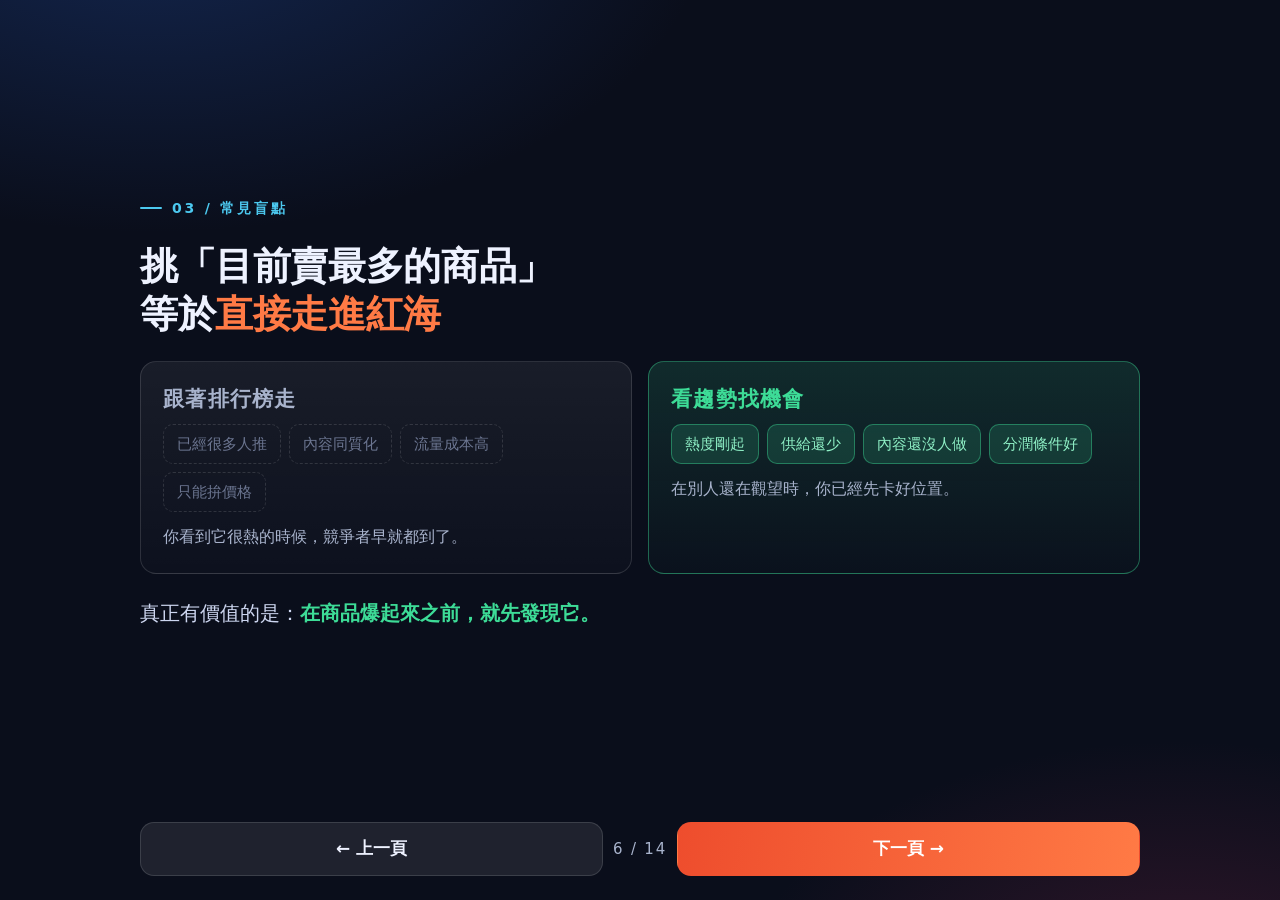
<file: index5.html>
<!DOCTYPE html>
<html lang="zh-Hant">
<head>
<meta charset="UTF-8">
<meta name="viewport" content="width=device-width, initial-scale=1">
<meta name="theme-color" content="#0a0e1b">
<title>挑賣最好的等於走進紅海 — Shopping Signal</title>
<meta name="description" content="Shopping Signal — 用市場訊號找出下一個可能會賣爆的商品。">
<link rel="icon" href="data:image/svg+xml,%3Csvg xmlns='http://www.w3.org/2000/svg' viewBox='0 0 64 64'%3E%3Crect width='64' height='64' rx='14' fill='%230a0e1b'/%3E%3Cpath d='M12 42 L26 30 L38 36 L52 18' fill='none' stroke='%23ee4d2d' stroke-width='7' stroke-linecap='round' stroke-linejoin='round'/%3E%3C/svg%3E">
<link rel="stylesheet" href="style.css">
</head>
<body>
  <main class="wrap">
<div class="kicker">03 / 常見盲點</div>
  <h2>挑「目前賣最多的商品」<br>等於<span class="o">直接走進紅海</span></h2>
  <div class="grid g2">
    <div class="box">
      <h3 style="color:var(--tx2);letter-spacing:.06em">跟著排行榜走</h3>
      <div class="chips" style="margin:10px 0 12px">
        <span class="chip dim">已經很多人推</span><span class="chip dim">內容同質化</span>
        <span class="chip dim">流量成本高</span><span class="chip dim">只能拚價格</span>
      </div>
      <p>你看到它很熱的時候，競爭者早就都到了。</p>
    </div>
    <div class="box win">
      <h3 style="color:var(--green);letter-spacing:.06em">看趨勢找機會</h3>
      <div class="chips" style="margin:10px 0 12px">
        <span class="chip ok">熱度剛起</span><span class="chip ok">供給還少</span>
        <span class="chip ok">內容還沒人做</span><span class="chip ok">分潤條件好</span>
      </div>
      <p>在別人還在觀望時，你已經先卡好位置。</p>
    </div>
  </div>
  <p style="font-size:clamp(16px,4vw,20px);color:#cdd6f0">真正有價值的是：<b class="g">在商品爆起來之前，就先發現它。</b></p>
  </main>

  <nav class="nav">
    <a class="btn prev" href="index4.html">← 上一頁</a>
    <span class="pageno">6 / 14</span>
    <a class="btn next" href="index6.html">下一頁 →</a>
  </nav>

  <script>
  /* 只是加分功能：左右方向鍵與左右滑動也能翻頁；沒有 JS 也能用按鈕翻 */
  (function(){
    try{
      var prev = 'index4.html', next = 'index6.html';
      document.addEventListener('keydown', function(e){
        if ((e.key === 'ArrowRight' || e.key === ' ' || e.key === 'PageDown') && next) location.href = next;
        if ((e.key === 'ArrowLeft' || e.key === 'PageUp') && prev) location.href = prev;
      });
      var x0 = null;
      document.addEventListener('touchstart', function(e){ x0 = e.touches[0].clientX; }, {passive:true});
      document.addEventListener('touchend', function(e){
        if (x0 === null) return;
        var dx = e.changedTouches[0].clientX - x0; x0 = null;
        if (Math.abs(dx) < 60) return;
        if (dx < 0 && next) location.href = next;
        if (dx > 0 && prev) location.href = prev;
      }, {passive:true});
    }catch(_){}
  })();
  </script>
</body>
</html>
</file>
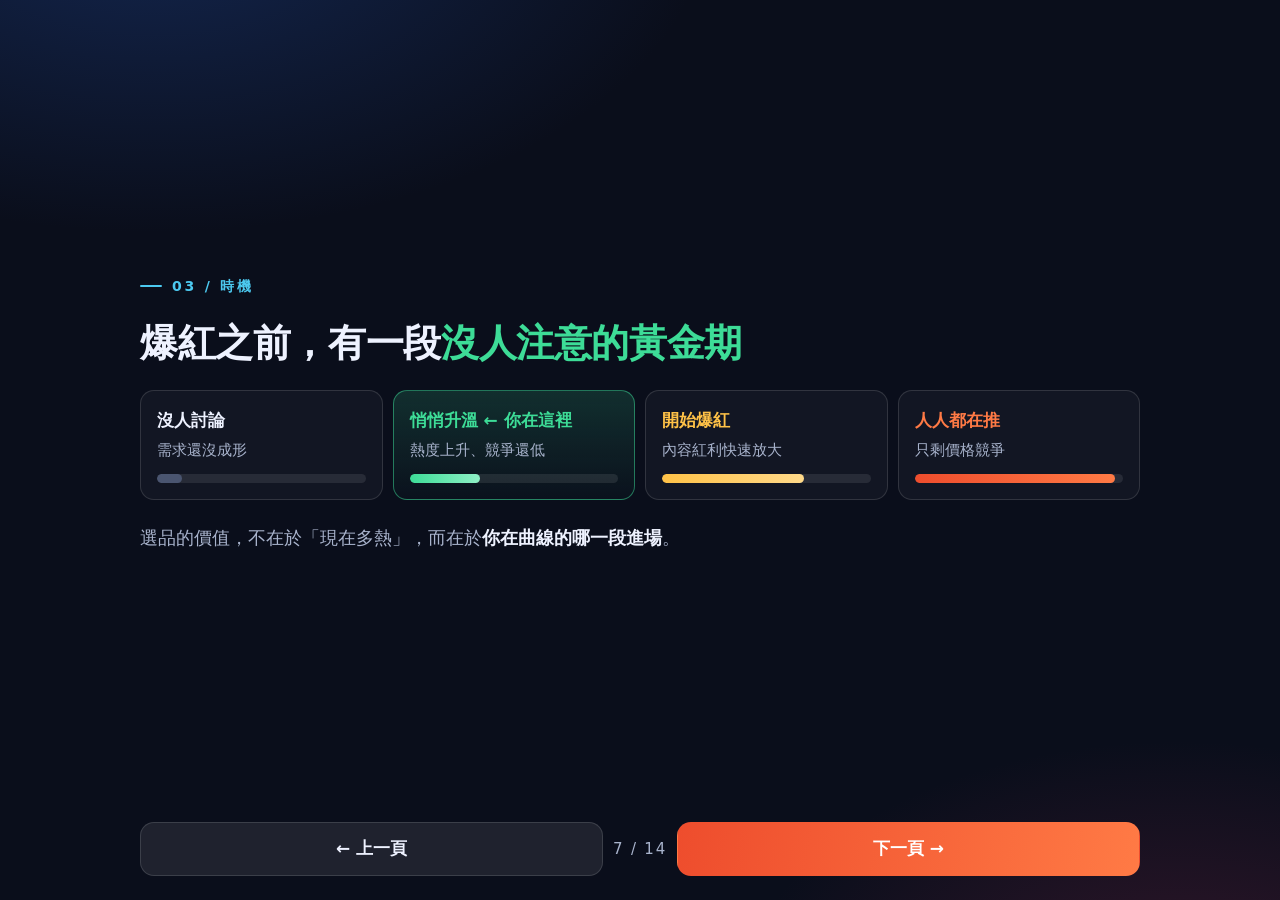
<file: index6.html>
<!DOCTYPE html>
<html lang="zh-Hant">
<head>
<meta charset="UTF-8">
<meta name="viewport" content="width=device-width, initial-scale=1">
<meta name="theme-color" content="#0a0e1b">
<title>爆紅之前的黃金期 — Shopping Signal</title>
<meta name="description" content="Shopping Signal — 用市場訊號找出下一個可能會賣爆的商品。">
<link rel="icon" href="data:image/svg+xml,%3Csvg xmlns='http://www.w3.org/2000/svg' viewBox='0 0 64 64'%3E%3Crect width='64' height='64' rx='14' fill='%230a0e1b'/%3E%3Cpath d='M12 42 L26 30 L38 36 L52 18' fill='none' stroke='%23ee4d2d' stroke-width='7' stroke-linecap='round' stroke-linejoin='round'/%3E%3C/svg%3E">
<link rel="stylesheet" href="style.css">
</head>
<body>
  <main class="wrap">
<div class="kicker">03 / 時機</div>
  <h2>爆紅之前，有一段<span class="g">沒人注意的黃金期</span></h2>
  <div class="stages">
    <div class="stage">
      <b>沒人討論</b><p>需求還沒成形</p>
      <div class="heat"><i style="width:12%;background:#4a5570"></i></div>
    </div>
    <div class="stage now">
      <b class="g">悄悄升溫 ← 你在這裡</b><p>熱度上升、競爭還低</p>
      <div class="heat"><i style="width:34%;background:linear-gradient(90deg,#3ddc97,#8ff0c6)"></i></div>
    </div>
    <div class="stage">
      <b style="color:var(--gold)">開始爆紅</b><p>內容紅利快速放大</p>
      <div class="heat"><i style="width:68%;background:linear-gradient(90deg,#ffc247,#ffd98a)"></i></div>
    </div>
    <div class="stage">
      <b class="o">人人都在推</b><p>只剩價格競爭</p>
      <div class="heat"><i style="width:96%;background:linear-gradient(90deg,#ee4d2d,#ff7a45)"></i></div>
    </div>
  </div>
  <p>選品的價值，不在於「現在多熱」，而在於<b>你在曲線的哪一段進場</b>。</p>
  </main>

  <nav class="nav">
    <a class="btn prev" href="index5.html">← 上一頁</a>
    <span class="pageno">7 / 14</span>
    <a class="btn next" href="index7.html">下一頁 →</a>
  </nav>

  <script>
  /* 只是加分功能：左右方向鍵與左右滑動也能翻頁；沒有 JS 也能用按鈕翻 */
  (function(){
    try{
      var prev = 'index5.html', next = 'index7.html';
      document.addEventListener('keydown', function(e){
        if ((e.key === 'ArrowRight' || e.key === ' ' || e.key === 'PageDown') && next) location.href = next;
        if ((e.key === 'ArrowLeft' || e.key === 'PageUp') && prev) location.href = prev;
      });
      var x0 = null;
      document.addEventListener('touchstart', function(e){ x0 = e.touches[0].clientX; }, {passive:true});
      document.addEventListener('touchend', function(e){
        if (x0 === null) return;
        var dx = e.changedTouches[0].clientX - x0; x0 = null;
        if (Math.abs(dx) < 60) return;
        if (dx < 0 && next) location.href = next;
        if (dx > 0 && prev) location.href = prev;
      }, {passive:true});
    }catch(_){}
  })();
  </script>
</body>
</html>
</file>
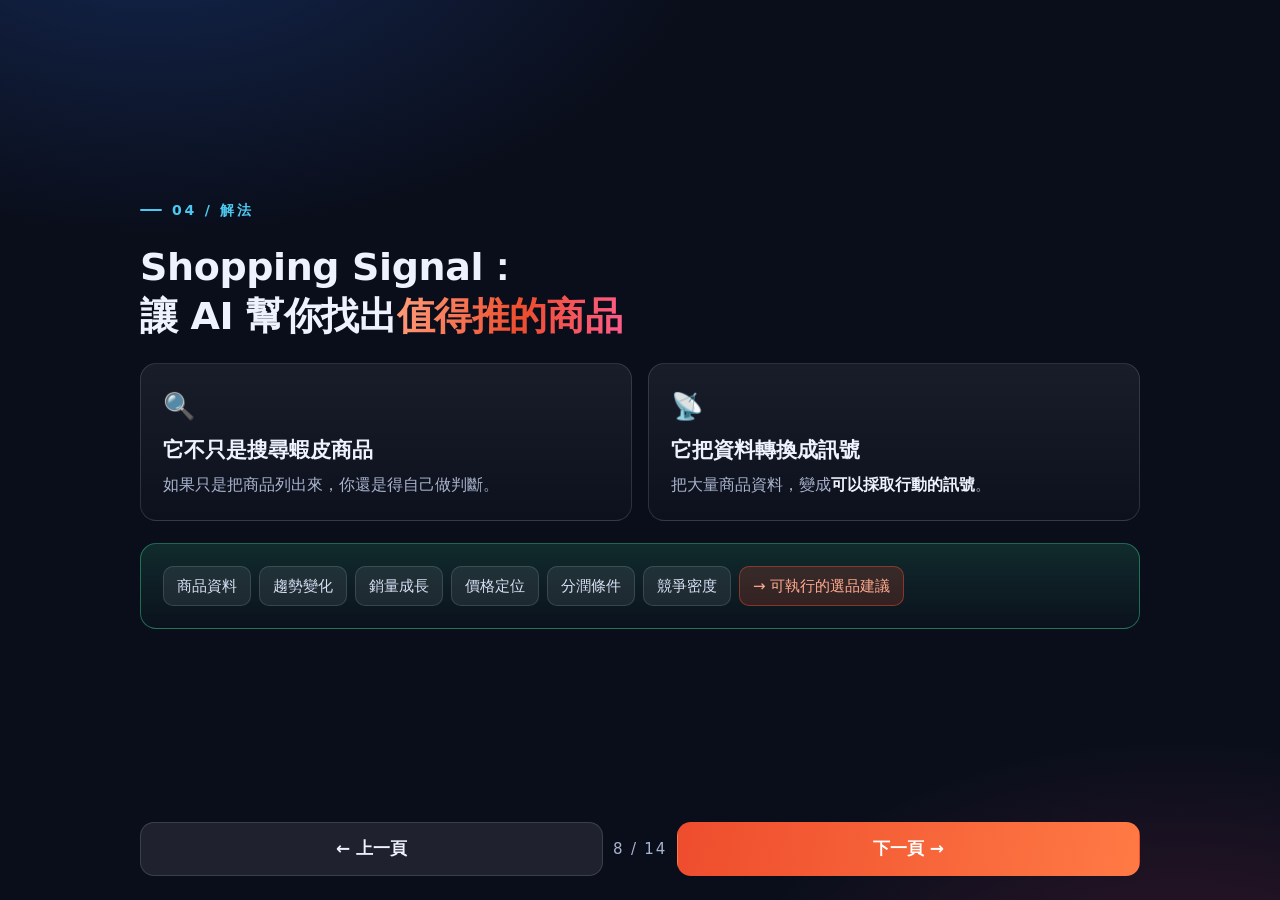
<file: index7.html>
<!DOCTYPE html>
<html lang="zh-Hant">
<head>
<meta charset="UTF-8">
<meta name="viewport" content="width=device-width, initial-scale=1">
<meta name="theme-color" content="#0a0e1b">
<title>Shopping Signal 是什麼 — Shopping Signal</title>
<meta name="description" content="Shopping Signal — 用市場訊號找出下一個可能會賣爆的商品。">
<link rel="icon" href="data:image/svg+xml,%3Csvg xmlns='http://www.w3.org/2000/svg' viewBox='0 0 64 64'%3E%3Crect width='64' height='64' rx='14' fill='%230a0e1b'/%3E%3Cpath d='M12 42 L26 30 L38 36 L52 18' fill='none' stroke='%23ee4d2d' stroke-width='7' stroke-linecap='round' stroke-linejoin='round'/%3E%3C/svg%3E">
<link rel="stylesheet" href="style.css">
</head>
<body>
  <main class="wrap">
<div class="kicker">04 / 解法</div>
  <h2>Shopping Signal：<br>讓 AI 幫你找出<span class="grad">值得推的商品</span></h2>
  <div class="grid g2">
    <div class="box"><span class="ico">🔍</span><h3>它不只是搜尋蝦皮商品</h3><p>如果只是把商品列出來，你還是得自己做判斷。</p></div>
    <div class="box"><span class="ico">📡</span><h3>它把資料轉換成訊號</h3><p>把大量商品資料，變成<b>可以採取行動的訊號</b>。</p></div>
  </div>
  <div class="box win">
    <div class="chips">
      <span class="chip">商品資料</span><span class="chip">趨勢變化</span><span class="chip">銷量成長</span>
      <span class="chip">價格定位</span><span class="chip">分潤條件</span><span class="chip">競爭密度</span>
      <span class="chip hot">→ 可執行的選品建議</span>
    </div>
  </div>
  </main>

  <nav class="nav">
    <a class="btn prev" href="index6.html">← 上一頁</a>
    <span class="pageno">8 / 14</span>
    <a class="btn next" href="index8.html">下一頁 →</a>
  </nav>

  <script>
  /* 只是加分功能：左右方向鍵與左右滑動也能翻頁；沒有 JS 也能用按鈕翻 */
  (function(){
    try{
      var prev = 'index6.html', next = 'index8.html';
      document.addEventListener('keydown', function(e){
        if ((e.key === 'ArrowRight' || e.key === ' ' || e.key === 'PageDown') && next) location.href = next;
        if ((e.key === 'ArrowLeft' || e.key === 'PageUp') && prev) location.href = prev;
      });
      var x0 = null;
      document.addEventListener('touchstart', function(e){ x0 = e.touches[0].clientX; }, {passive:true});
      document.addEventListener('touchend', function(e){
        if (x0 === null) return;
        var dx = e.changedTouches[0].clientX - x0; x0 = null;
        if (Math.abs(dx) < 60) return;
        if (dx < 0 && next) location.href = next;
        if (dx > 0 && prev) location.href = prev;
      }, {passive:true});
    }catch(_){}
  })();
  </script>
</body>
</html>
</file>
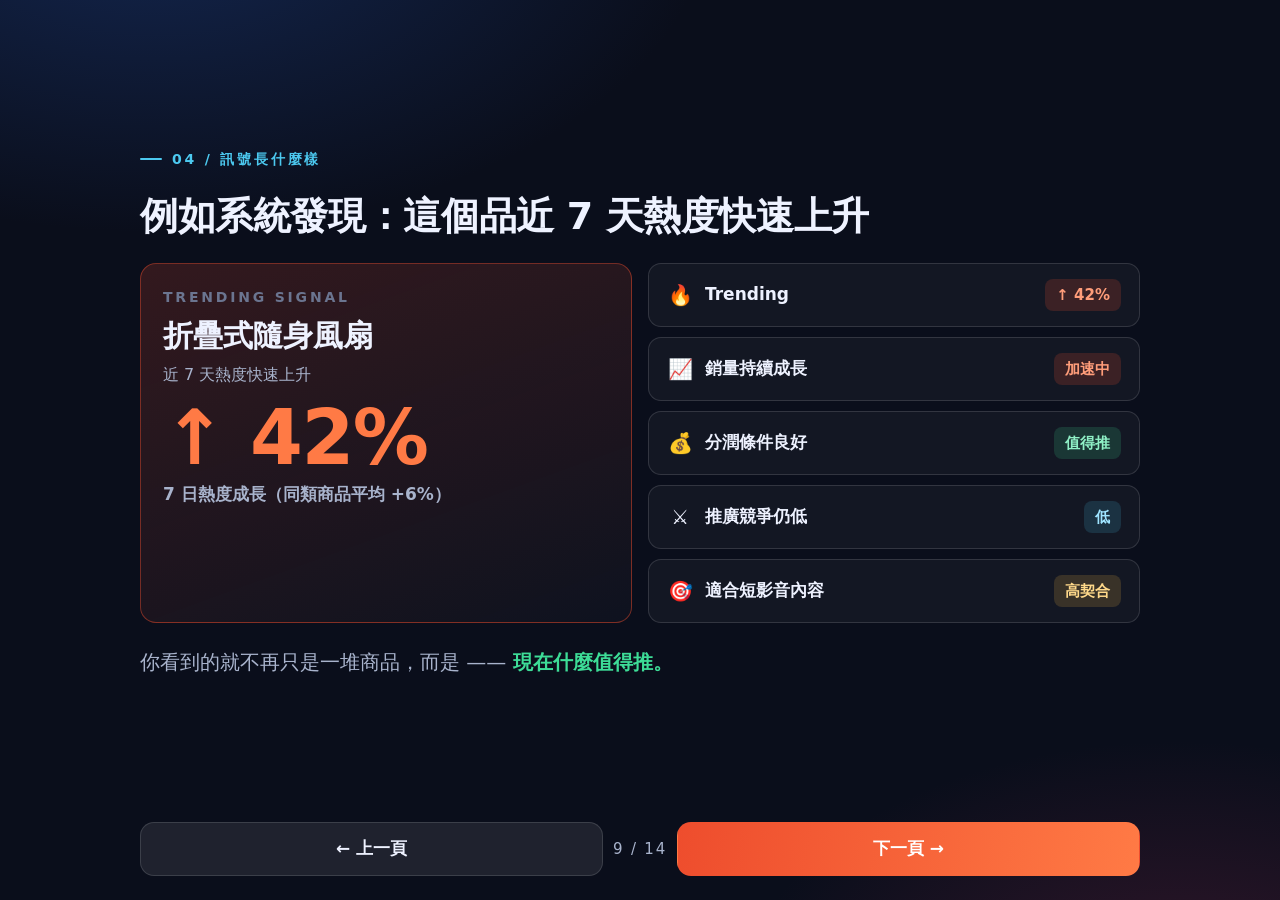
<file: index8.html>
<!DOCTYPE html>
<html lang="zh-Hant">
<head>
<meta charset="UTF-8">
<meta name="viewport" content="width=device-width, initial-scale=1">
<meta name="theme-color" content="#0a0e1b">
<title>訊號長什麼樣 — Shopping Signal</title>
<meta name="description" content="Shopping Signal — 用市場訊號找出下一個可能會賣爆的商品。">
<link rel="icon" href="data:image/svg+xml,%3Csvg xmlns='http://www.w3.org/2000/svg' viewBox='0 0 64 64'%3E%3Crect width='64' height='64' rx='14' fill='%230a0e1b'/%3E%3Cpath d='M12 42 L26 30 L38 36 L52 18' fill='none' stroke='%23ee4d2d' stroke-width='7' stroke-linecap='round' stroke-linejoin='round'/%3E%3C/svg%3E">
<link rel="stylesheet" href="style.css">
</head>
<body>
  <main class="wrap">
<div class="kicker">04 / 訊號長什麼樣</div>
  <h2>例如系統發現：<b>這個品近 7 天熱度快速上升</b></h2>
  <div class="grid g2">
    <div class="box hot">
      <div class="num">TRENDING SIGNAL</div>
      <h3 style="font-size:clamp(22px,5.5vw,30px);margin-bottom:4px">折疊式隨身風扇</h3>
      <p style="margin-bottom:10px">近 7 天熱度快速上升</p>
      <div class="bignum o">↑ 42%<span class="u">7 日熱度成長（同類商品平均 +6%）</span></div>
    </div>
    <div class="rows">
      <div class="row"><span class="em">🔥</span><span class="k">Trending</span><span class="v up">↑ 42%</span></div>
      <div class="row"><span class="em">📈</span><span class="k">銷量持續成長</span><span class="v up">加速中</span></div>
      <div class="row"><span class="em">💰</span><span class="k">分潤條件良好</span><span class="v good">值得推</span></div>
      <div class="row"><span class="em">⚔️</span><span class="k">推廣競爭仍低</span><span class="v low">低</span></div>
      <div class="row"><span class="em">🎯</span><span class="k">適合短影音內容</span><span class="v fit">高契合</span></div>
    </div>
  </div>
  <p style="font-size:clamp(16px,4vw,20px)">你看到的就不再只是一堆商品，而是 —— <b class="g">現在什麼值得推。</b></p>
  </main>

  <nav class="nav">
    <a class="btn prev" href="index7.html">← 上一頁</a>
    <span class="pageno">9 / 14</span>
    <a class="btn next" href="index9.html">下一頁 →</a>
  </nav>

  <script>
  /* 只是加分功能：左右方向鍵與左右滑動也能翻頁；沒有 JS 也能用按鈕翻 */
  (function(){
    try{
      var prev = 'index7.html', next = 'index9.html';
      document.addEventListener('keydown', function(e){
        if ((e.key === 'ArrowRight' || e.key === ' ' || e.key === 'PageDown') && next) location.href = next;
        if ((e.key === 'ArrowLeft' || e.key === 'PageUp') && prev) location.href = prev;
      });
      var x0 = null;
      document.addEventListener('touchstart', function(e){ x0 = e.touches[0].clientX; }, {passive:true});
      document.addEventListener('touchend', function(e){
        if (x0 === null) return;
        var dx = e.changedTouches[0].clientX - x0; x0 = null;
        if (Math.abs(dx) < 60) return;
        if (dx < 0 && next) location.href = next;
        if (dx > 0 && prev) location.href = prev;
      }, {passive:true});
    }catch(_){}
  })();
  </script>
</body>
</html>
</file>
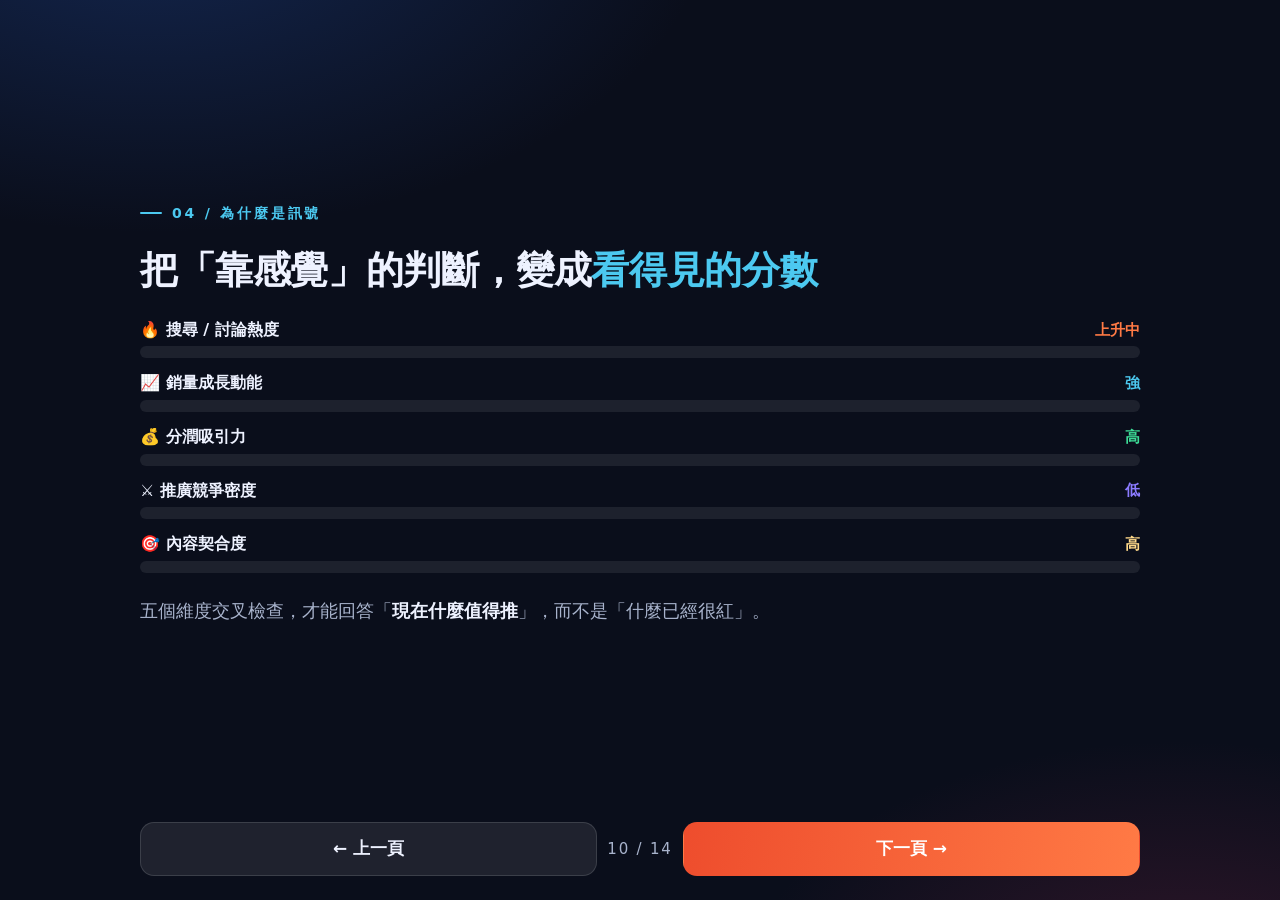
<file: index9.html>
<!DOCTYPE html>
<html lang="zh-Hant">
<head>
<meta charset="UTF-8">
<meta name="viewport" content="width=device-width, initial-scale=1">
<meta name="theme-color" content="#0a0e1b">
<title>看得見的分數 — Shopping Signal</title>
<meta name="description" content="Shopping Signal — 用市場訊號找出下一個可能會賣爆的商品。">
<link rel="icon" href="data:image/svg+xml,%3Csvg xmlns='http://www.w3.org/2000/svg' viewBox='0 0 64 64'%3E%3Crect width='64' height='64' rx='14' fill='%230a0e1b'/%3E%3Cpath d='M12 42 L26 30 L38 36 L52 18' fill='none' stroke='%23ee4d2d' stroke-width='7' stroke-linecap='round' stroke-linejoin='round'/%3E%3C/svg%3E">
<link rel="stylesheet" href="style.css">
</head>
<body>
  <main class="wrap">
<div class="kicker">04 / 為什麼是訊號</div>
  <h2>把「靠感覺」的判斷，變成<span class="c">看得見的分數</span></h2>
  <div class="bars">
    <div class="bar"><span class="nm">🔥 搜尋 / 討論熱度</span><span class="vl o">上升中</span>
      <span class="track"><span class="fill" style="width:42%;background:linear-gradient(90deg,#ff7a45,#ee4d2d)"></span></span></div>
    <div class="bar"><span class="nm">📈 銷量成長動能</span><span class="vl c">強</span>
      <span class="track"><span class="fill" style="width:58%;background:linear-gradient(90deg,#7ee0ff,#4cc9f0)"></span></span></div>
    <div class="bar"><span class="nm">💰 分潤吸引力</span><span class="vl g">高</span>
      <span class="track"><span class="fill" style="width:74%;background:linear-gradient(90deg,#8ff0c6,#3ddc97)"></span></span></div>
    <div class="bar"><span class="nm">⚔️ 推廣競爭密度</span><span class="vl v">低</span>
      <span class="track"><span class="fill" style="width:22%;background:linear-gradient(90deg,#8b7bff,#5b4bd6)"></span></span></div>
    <div class="bar"><span class="nm">🎯 內容契合度</span><span class="vl" style="color:#ffd98a">高</span>
      <span class="track"><span class="fill" style="width:81%;background:linear-gradient(90deg,#ffd98a,#ffc247)"></span></span></div>
  </div>
  <p>五個維度交叉檢查，才能回答「<b>現在什麼值得推</b>」，而不是「什麼已經很紅」。</p>
  </main>

  <nav class="nav">
    <a class="btn prev" href="index8.html">← 上一頁</a>
    <span class="pageno">10 / 14</span>
    <a class="btn next" href="index10.html">下一頁 →</a>
  </nav>

  <script>
  /* 只是加分功能：左右方向鍵與左右滑動也能翻頁；沒有 JS 也能用按鈕翻 */
  (function(){
    try{
      var prev = 'index8.html', next = 'index10.html';
      document.addEventListener('keydown', function(e){
        if ((e.key === 'ArrowRight' || e.key === ' ' || e.key === 'PageDown') && next) location.href = next;
        if ((e.key === 'ArrowLeft' || e.key === 'PageUp') && prev) location.href = prev;
      });
      var x0 = null;
      document.addEventListener('touchstart', function(e){ x0 = e.touches[0].clientX; }, {passive:true});
      document.addEventListener('touchend', function(e){
        if (x0 === null) return;
        var dx = e.changedTouches[0].clientX - x0; x0 = null;
        if (Math.abs(dx) < 60) return;
        if (dx < 0 && next) location.href = next;
        if (dx > 0 && prev) location.href = prev;
      }, {passive:true});
    }catch(_){}
  })();
  </script>
</body>
</html>
</file>
<file: style.css>
:root{
  --ink:#0a0e1b; --tx:#eef2ff; --tx2:#a8b3cc; --tx3:#6b7590;
  --line:rgba(255,255,255,.13);
  --orange:#ee4d2d; --orange2:#ff7a45; --cyan:#4cc9f0; --green:#3ddc97;
  --gold:#ffc247; --violet:#8b7bff;
}
*{margin:0;padding:0;box-sizing:border-box;}
html{-webkit-text-size-adjust:100%;}
body{
  min-height:100vh;display:flex;flex-direction:column;
  padding:clamp(16px,4.5vw,40px) clamp(14px,4.5vw,40px) clamp(10px,3vw,24px);
  background:
    radial-gradient(900px 520px at 12% -10%, rgba(27,58,122,.55) 0%, transparent 62%),
    radial-gradient(760px 460px at 92% 112%, rgba(92,31,58,.5) 0%, transparent 58%),
    var(--ink);
  color:var(--tx);
  font-family:"PingFang TC","Noto Sans TC","Microsoft JhengHei","Hiragino Sans TC",system-ui,-apple-system,sans-serif;
  line-height:1.6;-webkit-font-smoothing:antialiased;
  overflow-x:hidden;
}
.wrap{
  flex:1;width:100%;max-width:1000px;margin:0 auto;
  display:flex;flex-direction:column;justify-content:center;
  gap:clamp(12px,3vw,22px);
}
.kicker{
  font-size:clamp(12px,3vw,14px);letter-spacing:.2em;color:var(--cyan);
  font-weight:700;text-transform:uppercase;
  display:flex;align-items:center;gap:10px;
}
.kicker::before{content:"";width:22px;height:2px;background:var(--cyan);border-radius:2px;flex:0 0 22px;}
h1{font-size:clamp(32px,8.5vw,58px);line-height:1.12;font-weight:800;letter-spacing:-.01em;}
h2{font-size:clamp(22px,5.6vw,38px);line-height:1.28;font-weight:800;letter-spacing:-.01em;}
h3{font-size:clamp(17px,4vw,21px);font-weight:700;line-height:1.45;}
p{font-size:clamp(15px,3.7vw,18px);line-height:1.75;color:var(--tx2);}
p.lead{font-size:clamp(17px,4.4vw,23px);color:#cfd8f0;line-height:1.65;}
small,.small{font-size:clamp(13px,3.2vw,15px);color:var(--tx3);letter-spacing:.03em;line-height:1.7;}
b,strong{color:var(--tx);font-weight:700;}
.grad{background:linear-gradient(100deg,#ff9d7a,#ee4d2d 55%,#ff5c8a);-webkit-background-clip:text;background-clip:text;color:transparent;}
.o{color:var(--orange2);} .c{color:var(--cyan);} .g{color:var(--green);} .v{color:var(--violet);}
.badge{
  display:inline-block;align-self:flex-start;padding:8px 16px;border-radius:999px;
  font-size:clamp(13px,3.2vw,15px);font-weight:700;letter-spacing:.04em;
  border:1px solid rgba(238,77,45,.5);background:rgba(238,77,45,.14);color:#ff9d7a;
}
hr.rule{border:0;height:5px;border-radius:5px;background:linear-gradient(90deg,var(--orange),var(--violet));width:88px;}

/* 卡片格線 */
.grid{display:grid;gap:clamp(10px,2.6vw,16px);}
.g2{grid-template-columns:repeat(auto-fit,minmax(min(100%,270px),1fr));}
.g3{grid-template-columns:repeat(auto-fit,minmax(min(100%,200px),1fr));}
.g4{grid-template-columns:repeat(auto-fit,minmax(min(100%,150px),1fr));}
.box{
  background:linear-gradient(180deg,rgba(255,255,255,.062),rgba(255,255,255,.014));
  border:1px solid var(--line);border-radius:16px;
  padding:clamp(14px,3.4vw,22px);
}
.box .ico{font-size:clamp(20px,4.6vw,26px);display:block;margin-bottom:8px;}
.box h3{margin-bottom:6px;}
.box p{font-size:clamp(14px,3.4vw,16px);line-height:1.65;}
.box.win{border-color:rgba(61,220,151,.42);background:linear-gradient(180deg,rgba(61,220,151,.14),rgba(61,220,151,.02));}
.box.hot{border-color:rgba(238,77,45,.45);background:linear-gradient(160deg,rgba(238,77,45,.18),rgba(255,255,255,.02));}
.box .num{font-size:clamp(13px,3vw,14px);font-weight:700;letter-spacing:.2em;color:var(--tx3);margin-bottom:6px;}

/* 流程步驟 */
.steps{display:flex;align-items:stretch;gap:10px;}
.step{flex:1;min-width:0;padding:clamp(12px,3vw,18px);border-radius:14px;border:1px solid var(--line);
  background:linear-gradient(180deg,rgba(255,255,255,.06),rgba(255,255,255,.015));}
.step b{display:block;font-size:clamp(16px,3.9vw,19px);margin:4px 0 6px;}
.step p{font-size:clamp(13px,3.2vw,15px);}
.step.pay{border-color:rgba(238,77,45,.45);background:linear-gradient(180deg,rgba(238,77,45,.2),rgba(238,77,45,.05));}
.arw{display:flex;align-items:center;color:var(--tx3);font-size:20px;flex:0 0 auto;}

/* 標籤 */
.chips{display:flex;flex-wrap:wrap;gap:8px;}
.chip{padding:7px 13px;border-radius:10px;font-size:clamp(13px,3.2vw,15px);
  background:rgba(255,255,255,.07);border:1px solid var(--line);color:#d8e0f6;}
.chip.dim{color:var(--tx3);background:transparent;border-style:dashed;}
.chip.hot{background:rgba(238,77,45,.18);border-color:rgba(238,77,45,.45);color:#ffab8f;}
.chip.ok{background:rgba(61,220,151,.15);border-color:rgba(61,220,151,.42);color:#8ff0c6;}

/* 大數字 */
.bignum{font-size:clamp(38px,11vw,76px);font-weight:800;line-height:1.05;letter-spacing:-.02em;}
.bignum .u{display:block;font-size:clamp(14px,3.4vw,17px);color:var(--tx2);font-weight:600;letter-spacing:0;margin-top:8px;}

/* 訊號列 */
.rows{display:grid;gap:10px;}
.row{display:flex;align-items:center;gap:12px;padding:clamp(11px,2.8vw,15px) clamp(12px,3vw,18px);
  border-radius:13px;border:1px solid var(--line);background:rgba(255,255,255,.038);}
.row .em{font-size:clamp(17px,4vw,20px);width:26px;text-align:center;flex:0 0 auto;}
.row .k{flex:1;font-size:clamp(14px,3.5vw,17px);font-weight:600;color:var(--tx);min-width:0;}
.row .v{font-size:clamp(13px,3.2vw,15px);font-weight:700;padding:4px 11px;border-radius:8px;white-space:nowrap;}
.v.up{background:rgba(238,77,45,.18);color:#ff9d7a;}
.v.good{background:rgba(61,220,151,.16);color:#8ff0c6;}
.v.low{background:rgba(76,201,240,.15);color:#9fe4ff;}
.v.fit{background:rgba(255,194,71,.16);color:#ffd98a;}

/* 分數長條 */
.bars{display:grid;gap:12px;}.bar{display:grid;grid-template-columns:1fr auto;gap:4px 12px;align-items:center;}
.bar .nm{font-size:clamp(14px,3.5vw,16px);font-weight:600;}
.bar .vl{font-size:clamp(13px,3.2vw,15px);font-weight:700;}
.track{grid-column:1 / -1;height:12px;border-radius:8px;background:rgba(255,255,255,.08);overflow:hidden;}
.fill{height:100%;border-radius:8px;}

/* 時機階梯 */
.stages{display:grid;gap:10px;grid-template-columns:repeat(auto-fit,minmax(min(100%,190px),1fr));}
.stage{padding:clamp(12px,3vw,16px);border-radius:14px;border:1px solid var(--line);background:rgba(255,255,255,.035);}
.stage.now{border-color:rgba(61,220,151,.5);background:linear-gradient(180deg,rgba(61,220,151,.16),rgba(61,220,151,.02));}
.stage b{display:block;font-size:clamp(15px,3.7vw,17px);margin-bottom:4px;}
.stage p{font-size:clamp(13px,3.2vw,14.5px);}
.heat{height:9px;border-radius:6px;background:rgba(255,255,255,.09);margin-top:10px;overflow:hidden;}
.heat i{display:block;height:100%;border-radius:6px;}

/* 安裝步驟清單 */
ol.steps-list{list-style:none;counter-reset:s;display:grid;gap:9px;margin-top:12px;}
ol.steps-list li{
  counter-increment:s;position:relative;padding-left:34px;
  font-size:clamp(14px,3.4vw,16px);color:var(--tx2);line-height:1.65;
}
ol.steps-list li::before{
  content:counter(s);position:absolute;left:0;top:1px;
  width:23px;height:23px;border-radius:50%;
  background:rgba(238,77,45,.2);border:1px solid rgba(238,77,45,.5);color:#ff9d7a;
  font-size:12px;font-weight:700;line-height:21px;text-align:center;
}
.note{
  padding:12px 16px;border-radius:12px;line-height:1.65;
  border:1px dashed rgba(255,194,71,.5);background:rgba(255,194,71,.1);
  color:#ffd98a;font-size:clamp(13px,3.3vw,15px);
}

/* 底部翻頁 */
.nav{
  width:100%;max-width:1000px;margin:clamp(20px,5vw,34px) auto 0;
  display:flex;align-items:center;justify-content:space-between;gap:10px;
}
.btn{
  display:inline-flex;align-items:center;justify-content:center;gap:6px;
  min-height:54px;padding:12px 20px;border-radius:14px;
  font-size:clamp(15px,3.8vw,17px);font-weight:700;text-decoration:none;
  border:1px solid var(--line);background:rgba(255,255,255,.085);color:var(--tx);
  -webkit-tap-highlight-color:transparent;
}
.btn:active{transform:translateY(1px);}
.btn.next{background:linear-gradient(100deg,var(--orange),var(--orange2));border-color:transparent;color:#fff;flex:1;}
.btn.prev{flex:1;}
.btn.off{opacity:.3;pointer-events:none;}
.pageno{font-size:clamp(13px,3.2vw,15px);color:var(--tx2);letter-spacing:.12em;white-space:nowrap;}

@media (max-width:700px){
  .steps{flex-direction:column;}
  .arw{justify-content:center;transform:rotate(90deg);font-size:17px;}
  h1{font-size:clamp(30px,9.5vw,44px);}
}
@media print{
  body{background:#fff;color:#000;}
  .nav{display:none;}
}
</file>
